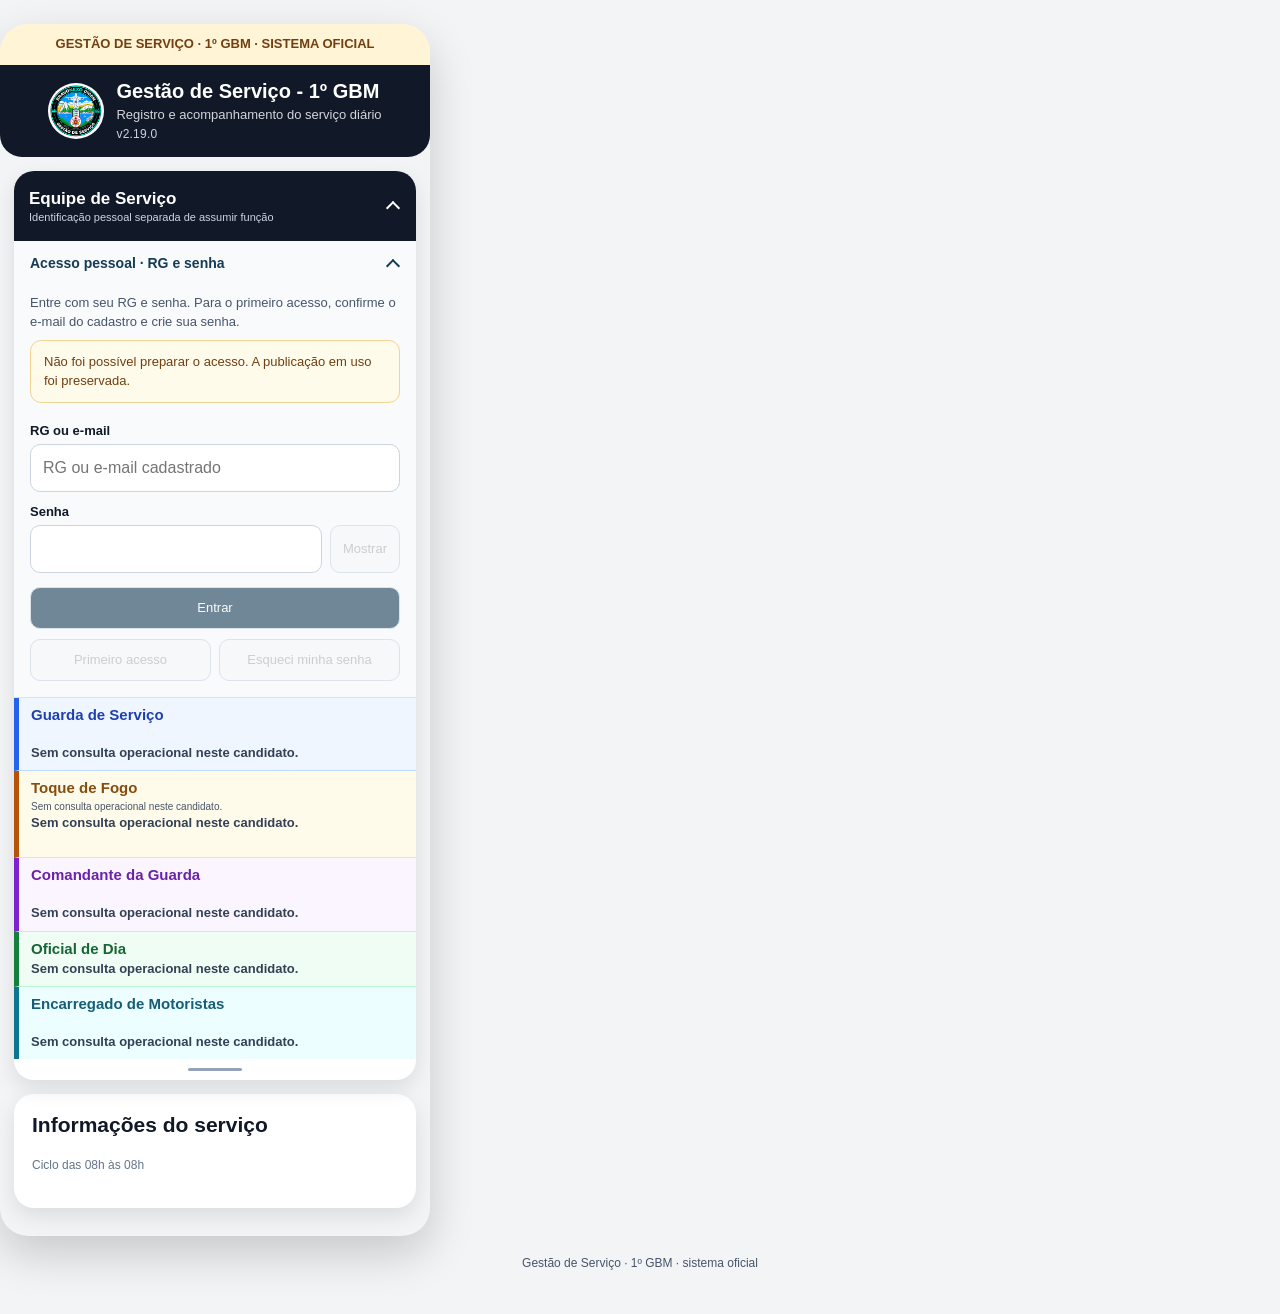
<file: index.html>
<!DOCTYPE html>
<html lang="pt-BR">
  <head>
    <meta charset="UTF-8">
    <meta name="viewport" content="width=device-width, initial-scale=1.0">
    <meta name="theme-color" content="#111827">
    <meta http-equiv="refresh" content="1; url=./01gbm/">
    <title>Gestão de Serviço — 1º GBM</title>
    <meta name="application-name" content="Gestão de Serviço">
    <meta name="apple-mobile-web-app-title" content="Gestão de Serviço">
    <link rel="manifest" href="./01gbm/manifest.webmanifest?v=27.1.29">
    <link rel="icon" type="image/png" sizes="48x48" href="./01gbm/icons/gestao-servico-48-v3.png">
    <link rel="icon" type="image/png" sizes="192x192" href="./01gbm/icons/gestao-servico-192-v3.png">
    <link rel="apple-touch-icon" sizes="180x180" href="./01gbm/icons/gestao-servico-180-v3.png">
    <style>
      * {
        box-sizing: border-box;
      }

      html,
      body {
        margin: 0;
        min-height: 100%;
      }

      body {
        min-height: 100vh;
        display: grid;
        place-items: center;
        padding: 24px;
        font-family: Arial, sans-serif;
        color: #111827;
        background:
          radial-gradient(circle at top, rgba(37, 99, 235, 0.14), transparent 38%),
          #f3f4f6;
      }

      main {
        width: min(100%, 420px);
        padding: 32px 28px;
        text-align: center;
        background: #ffffff;
        border: 1px solid #e5e7eb;
        border-radius: 22px;
        box-shadow: 0 16px 42px rgba(17, 24, 39, 0.12);
      }

      img {
        width: 76px;
        height: 76px;
        padding: 4px;
        object-fit: contain;
        background: #ffffff;
        border: 1px solid #e5e7eb;
        border-radius: 50%;
      }

      h1 {
        margin: 18px 0 8px;
        font-size: 1.5rem;
        line-height: 1.25;
      }

      p {
        margin: 0;
        color: #4b5563;
        font-size: 1rem;
        line-height: 1.55;
      }

      a {
        display: inline-flex;
        align-items: center;
        justify-content: center;
        min-height: 46px;
        margin-top: 22px;
        padding: 11px 20px;
        color: #ffffff;
        font-weight: 700;
        text-decoration: none;
        background: #2563eb;
        border-radius: 12px;
        box-shadow: 0 8px 18px rgba(37, 99, 235, 0.22);
      }

      a:hover {
        background: #1d4ed8;
      }

      a:focus-visible {
        outline: 3px solid rgba(37, 99, 235, 0.35);
        outline-offset: 4px;
      }
    </style>
  </head>
  <body>
    <main>
      <img src="./01gbm/brasao.png" alt="Brasão do 1º GBM">
      <h1>Gestão de Serviço do 1º GBM</h1>
      <p>Abrindo o aplicativo de Gestão de Serviço…</p>
      <a href="./01gbm/">Acessar agora</a>
    </main>
  </body>
</html>
</file>
<file: 01gbm/gestao-operational.css>
* {
    box-sizing: border-box;
  }

  html,
  body {
    margin: 0;
    padding: 0;
    width: 100vw;
    min-height: 100vh;
    font-family: Arial, sans-serif;
    background: #f3f4f6;
    color: #111827;
    -webkit-text-size-adjust: 100%;
  }

  body {
    overflow-x: hidden;
  }

  .app {
    width: 100vw;
    min-height: 100vh;
    background: #f3f4f6;
  }

  .topo {
    background: #111827;
    color: white;
    padding: 14px 18px;
    border-bottom-left-radius: 22px;
    border-bottom-right-radius: 22px;
  }

  .topo-identidade {
    display: flex;
    align-items: center;
    justify-content: center;
    gap: 12px;
  }

  .topo-brasao {
    flex: 0 0 auto;
  }

  .topo-brasao img {
    display: block;
    width: 56px;
    height: 56px;
    padding: 2px;
    border-radius: 50%;
    background: white;
    object-fit: contain;
  }

  .topo-textos {
    min-width: 0;
    text-align: left;
  }

  .topo h1 {
    margin: 0;
    font-size: 20px;
    line-height: 1.2;
  }

  .topo p {
    margin: 4px 0 0;
    color: #d1d5db;
    font-size: 13px;
  }

  .conteudo {
    padding: 14px;
    width: 100%;
  }

  .card {
    width: 100%;
    background: white;
    border-radius: 20px;
    padding: 18px;
    box-shadow: 0 8px 22px rgba(0,0,0,0.10);
  }

  .card + .card {
    margin-top: 14px;
  }

  .card-comandante {
    border-top: 4px solid #2563eb;
  }

  .card-toque-fogo {
    border-top: 4px solid #f59e0b;
  }

  .periodo-toque-fogo {
    display: block;
    margin-top: 4px;
    color: #64748b;
    font-size: 12px;
  }

  .programacao-toque-fogo {
    display: grid;
    gap: 7px;
    margin: 7px 0 10px;
  }

  .periodo-programado-toque {
    display: grid;
    grid-template-columns: minmax(0, 1fr) auto;
    gap: 8px;
    align-items: center;
    padding: 9px 10px;
    border: 1px solid #e2e8f0;
    border-radius: 11px;
    background: #fff;
  }

  .periodo-programado-toque.periodo-atual {
    border-color: #fbbf24;
    background: #fffbeb;
  }

  .periodo-programado-toque strong,
  .periodo-programado-toque small {
    display: block;
  }

  .periodo-programado-toque strong {
    color: #334155;
    font-size: 12px;
  }

  .periodo-programado-toque small {
    margin-top: 2px;
    color: #64748b;
    font-size: 11px;
    line-height: 1.3;
  }

  .selo-periodo-toque {
    display: inline-block;
    margin-left: 5px;
    padding: 2px 6px;
    border-radius: 999px;
    background: #fef3c7;
    color: #92400e;
    font-size: 9px;
    font-weight: 800;
    text-transform: uppercase;
    vertical-align: 1px;
  }

  .botao-periodo-toque {
    min-height: 32px;
    padding: 6px 9px;
    border: 0;
    border-radius: 9px;
    background: #fff7ed;
    color: #9a3412;
    font-size: 11px;
    font-weight: 800;
    cursor: pointer;
  }

  .botao-periodo-toque:disabled {
    background: #f1f5f9;
    color: #94a3b8;
    cursor: default;
  }

  .cabecalho-definicao-toque {
    margin-bottom: 12px;
  }

  .cabecalho-definicao-toque strong,
  .cabecalho-definicao-toque small {
    display: block;
  }

  .cabecalho-definicao-toque small {
    margin-top: 4px;
    color: #64748b;
    font-size: 12px;
    line-height: 1.35;
  }

  .status-cobertura-toque {
    margin-top: 12px;
    padding: 12px;
    border: 1px solid #fbbf24;
    border-radius: 12px;
    background: #fffbeb;
    color: #78350f;
    font-size: 13px;
    line-height: 1.45;
  }

  .botao-retomar-posto {
    width: 100%;
    margin-top: 10px;
    padding: 12px;
    border: none;
    border-radius: 12px;
    background: #15803d;
    color: white;
    font-weight: 700;
    cursor: pointer;
  }

  .botao-assumir-hora {
    width: 100%;
    margin-top: 10px;
    padding: 12px;
    border: none;
    border-radius: 12px;
    background: #b45309;
    color: white;
    font-weight: 700;
    cursor: pointer;
  }

  .botao-assumir-hora:disabled {
    opacity: 0.65;
    cursor: not-allowed;
  }

  .painel-comandante {
    margin-bottom: 14px;
    border-top: 4px solid #0f766e;
  }

  .card-pessoas-dentro-guarda {
    border-top: 4px solid #16a34a;
  }

  .card-pessoas-dentro-guarda::after,
  .card-guarnicoes-servico::after {
    content: '';
    display: block;
    width: 54px;
    height: 3px;
    margin: 12px auto -8px;
    border-radius: 999px;
    background: #86efac;
  }

  .card-guarnicoes-servico::after {
    background: #c4b5fd;
  }

  .card-pessoas-dentro-guarda.recolhido .cabecalho-pessoas-dentro-guarda {
    margin-bottom: 0;
  }

  /* A lista faz parte do Controle de Acesso, sem um segundo cartão dentro dele. */
  #cardMovimentacao > .card-pessoas-dentro-guarda {
    margin-top: 20px;
    padding-top: 18px;
    border-top: 1px solid #e2e8f0;
  }

  #cardMovimentacao > .card-pessoas-dentro-guarda::after {
    display: none;
  }

  #cardMovimentacao .titulo-pessoas-dentro {
    font-size: 17px;
  }

  .cabecalho-pessoas-dentro-guarda {
    display: flex;
    align-items: center;
    justify-content: space-between;
    gap: 12px;
    margin-bottom: 14px;
  }

  .botao-alternar-pessoas-dentro {
    display: flex;
    flex: 1 1 auto;
    align-items: center;
    justify-content: space-between;
    gap: 10px;
    min-width: 0;
    padding: 0;
    border: none;
    background: transparent;
    color: #1e293b;
    text-align: left;
    cursor: pointer;
  }

  .titulo-pessoas-dentro {
    display: block;
    font-size: 21px;
    font-weight: 700;
    line-height: 1.2;
  }

  .resumo-pessoas-dentro {
    display: block;
    margin-top: 4px;
    color: #64748b;
    font-size: 12px;
    line-height: 1.35;
  }

  .icone-alternar-pessoas-dentro {
    display: inline-grid;
    place-items: center;
    flex: 0 0 30px;
    width: 30px;
    height: 30px;
    border: 1px solid #cbd5e1;
    border-radius: 999px;
    background: #f8fafc;
    color: #475569;
    font-size: 18px;
    line-height: 1;
    transition: transform 0.2s ease, background 0.2s ease, border-color 0.2s ease, color 0.2s ease;
  }

  .botao-alternar-pessoas-dentro[aria-expanded="true"] .icone-alternar-pessoas-dentro {
    transform: rotate(180deg);
    background: #fff1f2;
    border-color: #fecdd3;
    color: #be123c;
  }

  #btnAtualizarPessoasDentroGuarda {
    flex: 0 0 auto;
    min-height: 36px;
    padding: 8px 11px;
    border: none;
    border-radius: 10px;
    background: #166534;
    color: white;
    font-size: 12px;
    font-weight: 700;
    cursor: pointer;
  }

  .descricao-pessoas-dentro-guarda {
    margin: 0 0 12px;
    color: #64748b;
    font-size: 12px;
    line-height: 1.35;
  }

  .item-pessoa-dentro-guarda {
    display: grid;
    grid-template-columns: minmax(0, 1fr) auto;
    align-items: center;
    gap: 10px;
  }

  .botao-saida-rapida {
    min-height: 38px;
    padding: 8px 12px;
    border: none;
    border-radius: 10px;
    background: #dc2626;
    color: white;
    font-size: 12px;
    font-weight: 700;
    cursor: pointer;
  }

  .botao-saida-rapida:disabled {
    opacity: 0.65;
    cursor: wait;
  }

  .cabecalho-painel-comandante {
    display: flex;
    align-items: flex-start;
    justify-content: space-between;
    gap: 12px;
    margin-bottom: 16px;
  }

  .cabecalho-painel-comandante h2 {
    margin: 0 0 4px;
  }

  .cabecalho-painel-comandante span {
    color: #64748b;
    font-size: 12px;
    line-height: 1.35;
  }

  .cabecalho-painel-comandante button {
    flex: 0 0 auto;
    min-height: 36px;
    padding: 8px 11px;
    border: none;
    border-radius: 10px;
    background: #0f766e;
    color: white;
    font-size: 12px;
    font-weight: 700;
    cursor: pointer;
  }

  .resumo-painel-comandante {
    display: grid;
    grid-template-columns: repeat(2, 1fr);
    gap: 8px;
    margin-bottom: 20px;
  }

  .acao-lancamento-retroativo {
    display: flex;
    align-items: center;
    justify-content: space-between;
    gap: 12px;
    margin: 20px 0 0;
    padding: 12px;
    border: 1px solid #fbbf24;
    border-radius: 12px;
    background: #fffbeb;
    color: #78350f;
  }

  .acao-lancamento-retroativo > div {
    min-width: 0;
  }

  .acao-lancamento-retroativo strong,
  .acao-lancamento-retroativo span {
    display: block;
  }

  .acao-lancamento-retroativo strong {
    margin-bottom: 3px;
    font-size: 12px;
    line-height: 1.4;
  }

  .acao-lancamento-retroativo span {
    color: #92400e;
    font-size: 12px;
    line-height: 1.4;
  }

  .acao-lancamento-retroativo button {
    flex: 0 0 auto;
    width: auto;
    min-height: 40px;
    padding: 9px 12px;
    border: 1px solid #d97706;
    border-radius: 10px;
    background: #b45309;
    color: #fff;
    font-size: 12px;
    font-weight: 800;
    cursor: pointer;
  }

  .acoes-cabecalho-painel-gestao {
    display: flex;
    flex: 0 0 auto;
    align-items: center;
    gap: 8px;
  }

  .cabecalho-painel-comandante .botao-sair-painel {
    border: 1px solid #fecaca;
    background: #fff1f2;
    color: #991b1b;
  }

  .acesso-painel-gestao {
    padding: 14px;
    border: 1px solid #99f6e4;
    border-radius: 14px;
    background: #f0fdfa;
  }

  .acesso-painel-gestao > p {
    margin: 0 0 13px;
    color: #475569;
    font-size: 13px;
    line-height: 1.45;
  }

  .identidade-acesso-painel {
    margin: -2px 0 14px;
    padding: 9px 11px;
    border: 1px solid #ccfbf1;
    border-radius: 10px;
    background: #f0fdfa;
    color: #115e59;
    font-size: 12px;
    line-height: 1.35;
  }

  .indicador-painel {
    min-width: 0;
    padding: 12px 8px;
    border-radius: 13px;
    background: #f0fdfa;
    border: 1px solid #99f6e4;
    text-align: center;
  }

  .indicador-painel strong,
  .indicador-painel span {
    display: block;
  }

  .indicador-painel.indicador-alerta {
    background: #fff7ed;
    border-color: #fdba74;
  }

  .indicador-painel.indicador-alerta strong {
    color: #c2410c;
  }

  .item-viatura-quartel.viatura-disponivel {
    border-left-color: #16a34a;
  }

  .item-viatura-quartel.viatura-em-sos {
    border-left-color: #f97316;
    background: #fff7ed;
  }

  .indicador-painel strong {
    color: #115e59;
    font-size: 23px;
    line-height: 1;
  }

  .indicador-painel span {
    margin-top: 6px;
    color: #475569;
    font-size: 11px;
    line-height: 1.2;
  }

  .secao-painel-comandante + .secao-painel-comandante {
    margin-top: 20px;
  }

  .botao-alternar-secao-painel {
    width: 100%;
    display: flex;
    align-items: center;
    justify-content: space-between;
    gap: 12px;
    padding: 0;
    border: 0;
    background: transparent;
    color: #1e293b;
    font-size: 17px;
    font-weight: 700;
    text-align: left;
    cursor: pointer;
  }

  .icone-alternar-secao-painel {
    width: 28px;
    height: 28px;
    flex: 0 0 28px;
    display: inline-flex;
    align-items: center;
    justify-content: center;
    border: 1px solid #cbd5e1;
    border-radius: 999px;
    background: #f8fafc;
    color: #475569;
    font-size: 18px;
    line-height: 1;
    transition: transform 0.2s ease, background 0.2s ease, border-color 0.2s ease;
  }

  .botao-alternar-secao-painel[aria-expanded="true"] .icone-alternar-secao-painel {
    transform: rotate(180deg);
    border-color: #99f6e4;
    background: #f0fdfa;
    color: #0f766e;
  }

  .conteudo-secao-painel {
    margin-top: 10px;
  }

  .conteudo-secao-painel[hidden] {
    display: none;
  }

  .lista-painel {
    display: grid;
    gap: 8px;
  }

  .item-painel {
    padding: 11px 12px;
    border: 1px solid #e2e8f0;
    border-left-width: 4px;
    border-radius: 11px;
    background: #f8fafc;
  }

  .item-dentro,
  .movimentacao-entrada {
    border-left-color: #16a34a;
  }

  .movimentacao-saida {
    border-left-color: #dc2626;
  }

  .cabecalho-item-painel {
    display: flex;
    align-items: flex-start;
    justify-content: space-between;
    flex-wrap: wrap;
    gap: 10px;
  }

  .cabecalho-item-painel strong {
    flex: 1 1 145px;
    color: #0f172a;
    font-size: 14px;
    line-height: 1.25;
  }

  .cabecalho-item-painel span {
    flex: 0 0 auto;
    color: #64748b;
    font-size: 11px;
    text-align: right;
  }

  .detalhes-item-painel {
    margin-top: 5px;
    color: #475569;
    font-size: 12px;
    line-height: 1.4;
  }

  .estado-vazio-painel {
    padding: 15px 12px;
    border: 1px dashed #cbd5e1;
    border-radius: 11px;
    color: #64748b;
    font-size: 13px;
    text-align: center;
  }

  .rodape-painel-comandante {
    margin-top: 14px;
    color: #94a3b8;
    font-size: 11px;
    text-align: right;
  }


  .card h2 {
    margin: 0 0 18px;
    font-size: 21px;
    line-height: 1.2;
  }

  #cardMovimentacao.modo-retroativo {
    border-color: #f59e0b;
    box-shadow: 0 12px 30px rgba(180, 83, 9, 0.14);
  }

  .bloco-lancamento-retroativo {
    margin: -3px 0 18px;
    padding: 14px;
    border: 1px solid #fbbf24;
    border-radius: 15px;
    background: #fffbeb;
    color: #78350f;
  }

  .cabecalho-lancamento-retroativo {
    margin-bottom: 15px;
  }

  .linha-cabecalho-lancamento-retroativo {
    display: flex;
    align-items: center;
    justify-content: space-between;
    gap: 10px;
  }

  .botao-fechar-retroativo {
    display: inline-flex;
    align-items: center;
    justify-content: center;
    gap: 5px;
    width: auto;
    min-height: 44px;
    padding: 8px 12px;
    border: 1px solid #f59e0b;
    border-radius: 999px;
    background: #fff;
    color: #92400e;
    font-size: 11px;
    font-weight: 900;
    cursor: pointer;
  }

  .botao-fechar-retroativo span {
    font-size: 16px;
    font-weight: 700;
    line-height: 0.8;
  }

  .botao-fechar-retroativo:hover,
  .botao-fechar-retroativo:focus-visible {
    background: #fef3c7;
  }

  .botao-fechar-retroativo:disabled,
  .botao-cancelar-retroativo:disabled {
    cursor: wait;
    opacity: 0.55;
  }

  .cabecalho-lancamento-retroativo strong {
    display: block;
    margin: 7px 0 4px;
    font-size: 15px;
  }

  .cabecalho-lancamento-retroativo p {
    margin: 0;
    color: #92400e;
    font-size: 12px;
    line-height: 1.45;
  }

  .selo-modo-retroativo,
  .selo-movimentacao-retroativa {
    display: inline-flex;
    align-items: center;
    width: fit-content;
    padding: 4px 8px;
    border: 1px solid #f59e0b;
    border-radius: 999px;
    background: #fef3c7;
    color: #92400e;
    font-size: 10px;
    font-weight: 900;
    letter-spacing: 0.045em;
    line-height: 1.1;
  }

  .cabecalho-item-painel .selo-movimentacao-retroativa {
    color: #92400e;
    font-size: 10px;
    text-align: center;
  }

  .grade-data-hora-retroativa {
    display: grid;
    grid-template-columns: minmax(0, 1.25fr) minmax(0, 0.75fr);
    gap: 10px;
  }

  .grade-data-hora-retroativa .campo {
    min-width: 0;
  }

  .bloco-lancamento-retroativo label {
    color: #78350f;
    font-size: 13px;
  }

  .bloco-lancamento-retroativo input,
  .bloco-lancamento-retroativo select {
    border-color: #fcd34d;
    background: #fff;
  }

  .botao-cancelar-retroativo {
    width: 100%;
    min-height: 44px;
    padding: 9px 12px;
    border: 1px solid #f59e0b;
    border-radius: 11px;
    background: transparent;
    color: #92400e;
    font-size: 12px;
    font-weight: 800;
    cursor: pointer;
  }

  #cardMovimentacao.modo-retroativo #btnRegistrarMovimentacao {
    background: #b45309;
  }

  .item-painel.movimentacao-retroativa,
  .item-historico.movimentacao-retroativa {
    border-left-color: #f59e0b;
    background: #fffbeb;
  }

  .campo {
    margin-bottom: 16px;
  }

  label {
    display: block;
    font-weight: 700;
    margin-bottom: 7px;
    font-size: 15px;
  }

  input,
  select,
  textarea {
    width: 100%;
    min-height: 48px;
    padding: 13px 14px;
    border: 1px solid #d1d5db;
    border-radius: 13px;
    font-size: 16px;
    background: white;
    color: #111827;
    outline: none;
  }

  input:focus,
  select:focus,
  textarea:focus {
    border-color: #111827;
    box-shadow: 0 0 0 2px rgba(17,24,39,0.12);
  }

  textarea {
    min-height: 90px;
    resize: vertical;
  }

  .botoes-segmentados {
    display: grid;
    grid-template-columns: 1fr 1fr;
    gap: 8px;
  }

  .botoes-segmentados button {
    min-height: 48px;
    padding: 13px 10px;
    border: 1px solid #d1d5db;
    border-radius: 13px;
    background: white;
    color: #111827;
    font-size: 16px;
    font-weight: 700;
    cursor: pointer;
  }

  .botoes-segmentados button.ativo {
    background: #111827;
    color: white;
    border-color: #111827;
  }

  .categorias-pessoa {
    grid-template-columns: repeat(3, minmax(0, 1fr));
  }

  .categorias-pessoa button {
    min-width: 0;
    padding-inline: 6px;
    font-size: clamp(12px, 3.5vw, 15px);
    white-space: nowrap;
  }

  .linha-busca {
    display: grid;
    grid-template-columns: 1fr 92px;
    gap: 8px;
  }

  .linha-busca button {
    min-height: 48px;
    border: none;
    border-radius: 13px;
    background: #374151;
    color: white;
    font-size: 15px;
    font-weight: 700;
    cursor: pointer;
  }

  .resultado {
    margin-top: 8px;
    padding: 13px;
    border-radius: 13px;
    background: #ecfdf5;
    color: #065f46;
    font-weight: 700;
    font-size: 15px;
    line-height: 1.3;
  }

  .resultado.erro {
    background: #fef2f2;
    color: #991b1b;
  }

  .item-pessoa {
    width: 100%;
    display: block;
    text-align: left;
    padding: 12px;
    margin-bottom: 8px;
    border: 1px solid #bbf7d0;
    border-radius: 10px;
    background: white;
    color: #065f46;
    font-size: 15px;
    font-weight: 700;
    cursor: pointer;
  }

  .item-pessoa:last-child {
    margin-bottom: 0;
  }

  .pessoa-selecionada {
    padding: 12px;
    border-radius: 10px;
    background: #dcfce7;
    color: #065f46;
    font-weight: 700;
  }

  #botoesModoRegistro {
    grid-template-columns: repeat(3, 1fr);
  }

  .bloco-viatura {
    margin-bottom: 16px;
    padding: 14px;
    border: 1px solid #bfdbfe;
    border-radius: 15px;
    background: #eff6ff;
  }

  .bloco-sos {
    margin-bottom: 16px;
    padding: 14px;
    border: 1px solid #fdba74;
    border-radius: 15px;
    background: #fff7ed;
  }

  .lista-selecao-sos {
    display: grid;
    grid-template-columns: repeat(2, minmax(0, 1fr));
    gap: 8px;
    margin-top: 12px;
  }

  .opcao-viatura-sos {
    display: flex;
    align-items: center;
    gap: 9px;
    padding: 11px;
    border: 1px solid #fed7aa;
    border-radius: 11px;
    background: white;
    cursor: pointer;
  }

  .opcao-viatura-sos input {
    width: 20px;
    min-height: 20px;
    margin: 0;
  }

  .opcao-viatura-sos strong,
  .opcao-viatura-sos small {
    display: block;
  }

  .opcao-viatura-sos strong {
    color: #9a3412;
    font-size: 14px;
  }

  .opcao-viatura-sos small {
    margin-top: 2px;
    color: #64748b;
    font-size: 11px;
  }

  .configuracoes-sos {
    display: grid;
    gap: 10px;
    margin: 12px 0;
  }

  .configuracao-viatura-sos {
    overflow: hidden;
    border: 1px solid #c4b5fd;
    border-radius: 12px;
    background: #faf5ff;
    box-shadow: 0 3px 10px rgba(109, 40, 217, 0.08);
  }

  .configuracao-viatura-sos > .botao-resumo-guarnicao-sos {
    display: flex;
    align-items: center;
    justify-content: space-between;
    gap: 12px;
    width: 100%;
    min-height: 0;
    padding: 11px 12px;
    border: none;
    border-left: 4px solid #7c3aed;
    border-radius: 0;
    background: #f5f3ff;
    color: #4c1d95;
    font: inherit;
    line-height: 1.4;
    text-align: left;
    cursor: pointer;
    box-shadow: none;
    transition: background-color 0.2s ease, color 0.2s ease;
  }

  .botao-resumo-guarnicao-sos:hover,
  .botao-resumo-guarnicao-sos[aria-expanded="true"] {
    background: #ede9fe;
    color: #5b21b6;
  }

  .botao-resumo-guarnicao-sos:focus-visible {
    outline: 3px solid rgba(124, 58, 237, 0.24);
    outline-offset: -3px;
  }

  .texto-resumo-guarnicao-sos {
    min-width: 0;
  }

  .texto-resumo-guarnicao-sos strong,
  .texto-resumo-guarnicao-sos > span {
    display: block;
  }

  .texto-resumo-guarnicao-sos strong {
    margin-bottom: 2px;
    font-size: 13px;
  }

  .texto-resumo-guarnicao-sos > span {
    font-size: 12px;
  }

  .texto-resumo-guarnicao-sos .dado-pendente-guarnicao-sos {
    color: #b45309;
    font-weight: 800;
  }

  .acao-resumo-guarnicao-sos {
    display: flex;
    flex: 0 0 auto;
    align-items: center;
    gap: 8px;
    color: #6d28d9;
  }

  .acao-resumo-guarnicao-sos small {
    font-size: 11px;
    font-weight: 700;
    white-space: nowrap;
  }

  .icone-resumo-guarnicao-sos {
    display: inline-grid;
    place-items: center;
    flex: 0 0 28px;
    width: 28px;
    height: 28px;
    border: 1px solid #c4b5fd;
    border-radius: 999px;
    background: #fff;
  }

  .icone-resumo-guarnicao-sos::before {
    content: '';
    display: block;
    width: 7px;
    height: 7px;
    border-right: 2px solid currentColor;
    border-bottom: 2px solid currentColor;
    transform: translateY(-2px) rotate(45deg);
    transform-origin: center;
    transition: transform 0.2s ease;
  }

  .botao-resumo-guarnicao-sos[aria-expanded="true"] .icone-resumo-guarnicao-sos::before {
    transform: translateY(2px) rotate(225deg);
  }

  .editor-configuracao-viatura-sos {
    padding: 12px;
    border-top: 1px solid #ddd6fe;
    background: #faf5ff;
  }

  .editor-configuracao-viatura-sos > label {
    display: block;
    margin: 10px 0 7px;
    font-size: 12px;
  }

  .editor-configuracao-viatura-sos > label:first-child {
    margin-top: 0;
  }

  .aviso-condutor-retorno-sos {
    display: block;
    margin-top: 5px;
    color: #6d28d9;
    font-size: 11px;
    line-height: 1.35;
  }

  @media (max-width: 420px) {
    .acao-resumo-guarnicao-sos small {
      display: none;
    }
  }

  .linha-adicionar-guarnicao {
    display: grid;
    grid-template-columns: 1fr auto;
    gap: 8px;
  }

  .seletor-militar-guarnicao {
    min-width: 0;
  }

  .select-dados-guarnicao {
    display: none;
  }

  .botao-seletor-militar {
    width: 100%;
    min-height: 48px;
    padding: 11px 13px;
    border: 1px solid #d1d5db;
    border-radius: 13px;
    background: #fff;
    color: #111827;
    display: flex;
    align-items: center;
    justify-content: space-between;
    gap: 10px;
    font-size: 15px;
    line-height: 1.25;
    text-align: left;
    cursor: pointer;
  }

  .botao-seletor-militar:focus-visible {
    border-color: #111827;
    outline: none;
    box-shadow: 0 0 0 2px rgba(17,24,39,0.12);
  }

  .botao-seletor-militar > span:first-child {
    min-width: 0;
    overflow: hidden;
    text-overflow: ellipsis;
    white-space: nowrap;
  }

  .seta-seletor-militar {
    flex: 0 0 auto;
    color: #6b7280;
    font-size: 18px;
  }

  .linha-adicionar-guarnicao > button {
    min-height: 48px;
    padding: 0 12px;
    border: none;
    border-radius: 11px;
    background: #c2410c;
    color: white;
    font-weight: 700;
  }

  .chips-guarnicao {
    display: flex;
    flex-wrap: wrap;
    gap: 6px;
    margin-top: 8px;
  }

  .chips-guarnicao button {
    padding: 6px 9px;
    border: 1px solid #fdba74;
    border-radius: 999px;
    background: #ffedd5;
    color: #9a3412;
    font-size: 11px;
    font-weight: 700;
  }

  .opcao-militar-externo {
    margin-top: 10px;
  }

  .opcao-militar-externo button,
  .botao-voltar-busca {
    width: 100%;
    min-height: 42px;
    padding: 10px 12px;
    border: 1px dashed #2563eb;
    border-radius: 11px;
    background: #eff6ff;
    color: #1d4ed8;
    font-size: 14px;
    font-weight: 700;
    cursor: pointer;
  }

  .dados-militar-externo {
    margin-top: 10px;
    padding: 13px;
    border: 1px solid #fcd34d;
    border-radius: 13px;
    background: #fffbeb;
  }

  .dados-militar-externo > strong {
    display: block;
    margin-bottom: 12px;
    color: #92400e;
    font-size: 14px;
  }

  .dados-militar-externo .botao-voltar-busca {
    margin-top: 12px;
    border-color: #d97706;
    background: white;
    color: #92400e;
  }

  .botao-adicionar-externo {
    width: 100%;
    min-height: 44px;
    padding: 11px 12px;
    border: none;
    border-radius: 11px;
    background: #d97706;
    color: white;
    font-size: 14px;
    font-weight: 700;
    cursor: pointer;
  }

  .titulo-bloco-viatura {
    display: flex;
    align-items: flex-start;
    justify-content: space-between;
    gap: 12px;
    margin-bottom: 14px;
  }

  .botao-atualizar-painel-operacional {
    flex: 0 0 auto;
    min-height: 36px;
    padding: 8px 11px;
    border: none;
    border-radius: 10px;
    background: #1d4ed8;
    color: white;
    font-size: 12px;
    font-weight: 700;
    cursor: pointer;
  }

  .card-guarnicoes-servico {
    margin-bottom: 14px;
    border-top: 4px solid #7c3aed;
  }

  .cabecalho-guarnicoes-servico {
    display: flex;
    align-items: center;
    justify-content: space-between;
    gap: 10px;
    margin-bottom: 8px;
  }

  .cabecalho-guarnicoes-servico > .botao-alternar-guarnicoes-servico {
    display: flex;
    flex: 1 1 auto;
    align-items: center;
    justify-content: space-between;
    gap: 10px;
    min-width: 0;
    min-height: 0 !important;
    padding: 0 !important;
    border: none !important;
    background: transparent !important;
    color: #1e293b !important;
    text-align: left;
    cursor: pointer;
  }

  .titulo-guarnicoes-servico {
    display: block;
    color: #1e293b !important;
    font-size: 21px !important;
    font-weight: 700;
    line-height: 1.2 !important;
  }

  .cabecalho-guarnicoes-servico span,
  .descricao-guarnicoes-servico {
    color: #64748b;
    font-size: 12px;
    line-height: 1.4;
  }

  .icone-alternar-guarnicoes-servico {
    display: inline-grid;
    place-items: center;
    flex: 0 0 30px;
    width: 30px;
    height: 30px;
    border: 1px solid #cbd5e1;
    border-radius: 999px;
    background: #f8fafc;
    color: #475569 !important;
    font-size: 18px !important;
    line-height: 1 !important;
    transition: transform 0.2s ease, background 0.2s ease, border-color 0.2s ease, color 0.2s ease;
  }

  .botao-alternar-guarnicoes-servico[aria-expanded="true"] .icone-alternar-guarnicoes-servico {
    transform: rotate(180deg);
    background: #fff1f2;
    border-color: #fecdd3;
    color: #be123c !important;
  }

  .card-guarnicoes-servico.recolhido .cabecalho-guarnicoes-servico {
    margin-bottom: 0;
  }

  .cabecalho-guarnicoes-servico button {
    flex: 0 0 auto;
    min-height: 36px;
    padding: 8px 11px;
    border: none;
    border-radius: 10px;
    background: #7c3aed;
    color: white;
    font-size: 12px;
    font-weight: 700;
  }

  .cabecalho-guarnicoes-servico .botao-alternar-guarnicoes-servico {
    flex: 1 1 auto;
  }

  .botao-alternar-guarnicoes-servico > span:first-child {
    min-width: 0;
  }

  .descricao-guarnicoes-servico {
    margin: 0 0 12px;
  }

  .lista-guarnicoes-servico {
    display: grid;
    gap: 7px;
    margin-bottom: 14px;
  }

  .resumo-guarnicao-servico {
    padding: 10px 11px;
    border: 1px solid #ddd6fe;
    border-left: 4px solid #7c3aed;
    border-radius: 10px;
    background: #f5f3ff;
    color: #4c1d95;
    font-size: 12px;
    line-height: 1.4;
  }

  .resumo-guarnicao-servico strong {
    display: block;
    margin-bottom: 2px;
    font-size: 13px;
  }

  .bloco-editor-guarnicao-servico {
    overflow: hidden;
    border: 1px solid #c4b5fd;
    border-radius: 13px;
    background: #faf5ff;
    box-shadow: 0 3px 10px rgba(109, 40, 217, 0.08);
  }

  .botao-alternar-editor-guarnicao {
    display: flex;
    align-items: center;
    justify-content: space-between;
    gap: 12px;
    width: 100%;
    min-height: 58px;
    padding: 11px 12px;
    border: none;
    border-radius: 0;
    background: #f5f3ff;
    color: #4c1d95;
    text-align: left;
    cursor: pointer;
    transition: background-color 0.2s ease, color 0.2s ease;
  }

  .botao-alternar-editor-guarnicao:hover,
  .botao-alternar-editor-guarnicao[aria-expanded="true"] {
    background: #ede9fe;
    color: #5b21b6;
  }

  .botao-alternar-editor-guarnicao:focus-visible {
    outline: 3px solid rgba(124, 58, 237, 0.22);
    outline-offset: -3px;
  }

  .texto-alternar-editor-guarnicao {
    min-width: 0;
  }

  .texto-alternar-editor-guarnicao strong,
  .texto-alternar-editor-guarnicao small {
    display: block;
  }

  .texto-alternar-editor-guarnicao strong {
    font-size: 14px;
    line-height: 1.25;
  }

  .texto-alternar-editor-guarnicao small {
    margin-top: 3px;
    color: #6d28d9;
    font-size: 11px;
    font-weight: 600;
    line-height: 1.35;
  }

  .icone-alternar-editor-guarnicao {
    display: inline-grid;
    place-items: center;
    flex: 0 0 30px;
    width: 30px;
    height: 30px;
    border: 1px solid #c4b5fd;
    border-radius: 999px;
    background: #ffffff;
    color: #6d28d9;
    box-shadow: 0 1px 2px rgba(76, 29, 149, 0.1);
  }

  .icone-alternar-editor-guarnicao::before {
    content: '';
    display: block;
    width: 7px;
    height: 7px;
    border-right: 2px solid currentColor;
    border-bottom: 2px solid currentColor;
    transform: translateY(-2px) rotate(45deg);
    transform-origin: center;
    transition: transform 0.2s ease;
  }

  .botao-alternar-editor-guarnicao[aria-expanded="true"] .icone-alternar-editor-guarnicao::before {
    transform: translateY(2px) rotate(225deg);
  }

  .conteudo-editor-guarnicao-servico {
    padding: 12px;
    border-top: 1px solid #ddd6fe;
    background: #faf5ff;
  }

  .editor-guarnicao-servico {
    padding: 13px;
    border: 1px solid #ddd6fe;
    border-radius: 13px;
    background: #faf5ff;
  }

  .conteudo-editor-guarnicao-servico .editor-guarnicao-servico {
    padding: 0;
    border: none;
    border-radius: 0;
    background: transparent;
  }

  .editor-guarnicao-servico > label {
    display: block;
    margin-bottom: 7px;
    font-size: 12px;
  }

  .campo-motivo-guarnicao {
    margin-top: 12px;
  }

  .opcao-atualizar-guarnicao {
    display: flex;
    align-items: flex-start;
    gap: 8px;
    margin-top: 12px;
    padding: 10px;
    border: 1px solid #ddd6fe;
    border-radius: 10px;
    background: #faf5ff;
    color: #4c1d95;
    font-size: 12px;
    line-height: 1.35;
  }

  .opcao-atualizar-guarnicao input {
    flex: 0 0 auto;
    width: 19px;
    min-height: 19px;
    margin: 0;
  }

  .titulo-bloco-viatura > div {
    flex: 1 1 auto;
    min-width: 0;
  }

  .titulo-bloco-viatura strong,
  .titulo-bloco-viatura span {
    display: block;
  }

  .titulo-bloco-viatura strong {
    color: #1e3a8a;
    font-size: 16px;
  }

  .titulo-bloco-viatura div > span {
    margin-top: 3px;
    color: #475569;
    font-size: 13px;
    line-height: 1.35;
  }

  .contador-ocupantes {
    flex: 0 0 auto;
    min-width: 96px;
    padding: 6px 10px;
    border: 1px solid #bfdbfe;
    border-radius: 999px;
    background: #eff6ff;
    color: #1d4ed8;
    font-size: 12px;
    font-weight: 800;
    line-height: 1.2;
    text-align: center;
    white-space: nowrap;
    box-shadow: 0 2px 6px rgba(29, 78, 216, 0.12);
  }

  .subtitulo-inclusao-viatura {
    margin: 16px 0 8px;
    font-size: 0.84rem;
    font-weight: 800;
    color: #24344d;
  }

  .dica-varios-ocupantes {
    margin-top: 12px;
    padding: 10px 12px;
    border-radius: 10px;
    background: #eef5ff;
    color: #365273;
    font-size: 0.78rem;
    line-height: 1.4;
  }

  .campo-sem-margem {
    margin-bottom: 0;
  }

  .lista-ocupantes {
    display: grid;
    gap: 8px;
    margin-top: 12px;
  }

  .ocupante-viatura {
    display: flex;
    align-items: center;
    justify-content: space-between;
    gap: 10px;
    padding: 11px 12px;
    border: 1px solid #bfdbfe;
    border-radius: 11px;
    background: white;
  }

  .ocupante-viatura strong,
  .ocupante-viatura span {
    display: block;
  }

  .ocupante-viatura small {
    display: inline-block;
    width: fit-content;
    margin-top: 4px;
    padding: 2px 7px;
    border-radius: 999px;
    background: #e7eef8;
    color: #3c5575;
    font-size: 0.68rem;
    font-weight: 800;
  }

  .ocupante-viatura strong {
    color: #1e3a8a;
    font-size: 14px;
  }

  .ocupante-viatura span {
    margin-top: 2px;
    color: #64748b;
    font-size: 12px;
  }

  .ocupante-viatura button {
    flex: 0 0 auto;
    min-height: 36px;
    padding: 8px 10px;
    border: 1px solid #fecaca;
    border-radius: 9px;
    background: #fef2f2;
    color: #991b1b;
    font-size: 12px;
    font-weight: 700;
    cursor: pointer;
  }

  .mensagem-sistema {
    margin-top: 12px;
    padding: 13px;
    border-radius: 13px;
    font-weight: 700;
    font-size: 15px;
    line-height: 1.3;
    text-align: center;
  }

  .mensagem-sistema.sucesso {
    background: #dcfce7;
    color: #166534;
    border: 1px solid #86efac;
  }

  .mensagem-sistema.erro {
    background: #fee2e2;
    color: #991b1b;
    border: 1px solid #fca5a5;
  }

  .card-guarda {
    margin-bottom: 14px;
  }

  .status-guarda {
    padding: 13px;
    border-radius: 13px;
    background: #eff6ff;
    color: #1e3a8a;
    border: 1px solid #bfdbfe;
    font-weight: 700;
    font-size: 15px;
    line-height: 1.35;
    margin-bottom: 14px;
  }

  .status-guarda.sem-guarda {
    background: #fff7ed;
    color: #9a3412;
    border-color: #fed7aa;
  }

  .status-guarda.com-guarda {
    background: #ecfdf5;
    color: #065f46;
    border-color: #86efac;
  }

  .botao-principal {
    width: 100%;
    min-height: 54px;
    padding: 15px;
    border: none;
    border-radius: 15px;
    background: #111827;
    color: white;
    font-size: 17px;
    font-weight: 700;
    cursor: pointer;
    margin-top: 8px;
  }

  .botao-secundario {
    width: 100%;
    min-height: 52px;
    padding: 14px;
    border: none;
    border-radius: 14px;
    background: #2563eb;
    color: white;
    font-size: 16px;
    font-weight: 700;
    cursor: pointer;
    margin-top: 8px;
  }

  .botao-finalizar-relatorio {
    width: 100%;
    min-height: 52px;
    margin-top: 10px;
    padding: 13px 14px;
    border: none;
    border-radius: 13px;
    background: #15803d;
    color: white;
    font-size: 15px;
    font-weight: 700;
    cursor: pointer;
  }

  #btnEncerrarGuarda.botao-alerta {
    width: 100%;
    min-height: 38px;
    padding: 8px;
    border: none !important;
    border-radius: 10px;
    background: transparent !important;
    color: #991b1b !important;
    font-size: 13px;
    font-weight: 700;
    cursor: pointer;
    margin-top: 8px;
    text-decoration: underline;
    box-shadow: none !important;
  }

  button:disabled {
    opacity: 0.65;
    cursor: not-allowed;
  }

  .botao-principal:active,
  .botao-secundario:active,
  .botao-alerta:active,
  .linha-busca button:active,
  .botoes-segmentados button:active {
    transform: scale(0.98);
  }

  .oculto {
    display: none !important;
  }

  @media (min-width: 700px) {
    body {
      padding: 24px 0;
    }

    .app {
      border-radius: 28px;
      overflow: hidden;
      min-height: auto;
      box-shadow: 0 18px 45px rgba(0,0,0,0.18);
      max-width: 430px;
    }
  }

  .cabecalho-card-guarda {
  display: flex;
  align-items: center;
  justify-content: space-between;
  gap: 12px;
  margin-bottom: 14px;
}

.cabecalho-card-guarda h2 {
  margin: 0;
}

.botao-sair {
  min-height: 34px;
  padding: 6px 10px;
  border: none;
  border-radius: 999px;
  background: #f3f4f6;
  color: #991b1b;
  font-size: 13px;
  font-weight: 700;
  cursor: pointer;
}

.botao-sair:active {
  transform: scale(0.97);
}

.modal-fundo {
  position: fixed;
  inset: 0;
  background: rgba(17, 24, 39, 0.55);
  display: flex;
  align-items: center;
  justify-content: center;
  padding: 18px;
  z-index: 99999;
}

.modal-seletor-fundo {
  z-index: 100001;
}

.modal-card {
  width: 100%;
  max-width: 390px;
  background: white;
  border-radius: 20px;
  padding: 20px;
  box-shadow: 0 18px 45px rgba(0,0,0,0.28);
}

.modal-card h3 {
  margin: 0 0 10px;
  font-size: 20px;
  color: #111827;
}

.modal-card p {
  margin: 0;
  color: #374151;
  font-size: 15px;
  line-height: 1.45;
}

.campo-destino-modal-confirmacao {
  margin-top: 16px;
}

.campo-destino-modal-confirmacao label {
  display: block;
  margin-bottom: 7px;
  color: #111827;
  font-size: 14px;
  font-weight: 700;
}

.campo-destino-modal-confirmacao select {
  width: 100%;
  min-height: 48px;
  padding: 12px 14px;
  border: 1px solid #d1d5db;
  border-radius: 13px;
  background: #fff;
  color: #111827;
  font-size: 16px;
}

.campo-destino-modal-confirmacao select:focus {
  border-color: #111827;
  box-shadow: 0 0 0 2px rgba(17, 24, 39, 0.12);
  outline: none;
}

.modal-botoes {
  display: grid;
  grid-template-columns: 1fr 1fr;
  gap: 10px;
  margin-top: 18px;
}

.modal-cancelar,
.modal-confirmar {
  min-height: 46px;
  border: none;
  border-radius: 13px;
  font-size: 15px;
  font-weight: 700;
  cursor: pointer;
}

.modal-cancelar {
  background: #f3f4f6;
  color: #374151;
}

.modal-confirmar {
  background: #111827;
  color: white;
}

.modal-confirmar.perigo {
  background: #991b1b;
}

.modal-confirmar.retroativo {
  background: #b45309;
}

@media (max-width: 360px) {
  .grade-data-hora-retroativa {
    grid-template-columns: 1fr;
  }
}

.modal-selecao-militar {
  max-width: 430px;
  max-height: min(82vh, 680px);
  padding: 0;
  overflow: hidden;
  display: flex;
  flex-direction: column;
}

.cabecalho-seletor-militar {
  padding: 18px 18px 14px;
  border-bottom: 1px solid #e5e7eb;
  display: flex;
  align-items: flex-start;
  justify-content: space-between;
  gap: 12px;
}

.cabecalho-seletor-militar h3 {
  margin: 0 0 3px;
}

.cabecalho-seletor-militar span {
  color: #64748b;
  font-size: 12px;
}

.fechar-seletor-militar {
  width: 38px;
  height: 38px;
  flex: 0 0 38px;
  border: 0;
  border-radius: 50%;
  background: #f3f4f6;
  color: #374151;
  font-size: 25px;
  line-height: 1;
  cursor: pointer;
}

.busca-seletor-militar {
  padding: 14px 18px 12px;
  background: #fff;
}

.busca-seletor-militar label {
  margin-bottom: 6px;
  font-size: 13px;
}

.busca-seletor-militar input {
  min-height: 46px;
  background-color: #f8fafc;
}

.busca-seletor-militar > span {
  display: block;
  margin-top: 7px;
  color: #64748b;
  font-size: 12px;
}

.lista-seletor-militar {
  min-height: 0;
  flex: 1 1 auto;
  overflow-y: auto;
  overscroll-behavior: contain;
  padding: 0 12px 14px;
}

.limpar-selecao-militar {
  width: 100%;
  min-height: 42px;
  margin-bottom: 4px;
  padding: 9px 12px;
  border: 1px dashed #cbd5e1;
  border-radius: 10px;
  background: #f8fafc;
  color: #475569;
  font-size: 12px;
  font-weight: 700;
  text-align: left;
  cursor: pointer;
}

.opcao-seletor-militar {
  width: 100%;
  min-height: 58px;
  padding: 10px 12px;
  border: 0;
  border-top: 1px solid #e5e7eb;
  background: #fff;
  color: #111827;
  display: flex;
  flex-direction: column;
  align-items: flex-start;
  justify-content: center;
  text-align: left;
  cursor: pointer;
}

.opcao-seletor-militar:first-child {
  border-top: 0;
}

.opcao-seletor-militar strong {
  font-size: 14px;
  line-height: 1.3;
}

.opcao-seletor-militar span {
  margin-top: 3px;
  color: #64748b;
  font-size: 12px;
}

.opcao-seletor-militar:active,
.opcao-seletor-militar.selecionada {
  border-radius: 10px;
  background: #f5f3ff;
  color: #5b21b6;
}

.opcao-seletor-militar.selecionada span {
  color: #7c3aed;
}

.vazio-seletor-militar {
  min-height: 150px;
  padding: 26px 18px;
  border: 1px dashed #cbd5e1;
  border-radius: 13px;
  background: #f8fafc;
  display: flex;
  flex-direction: column;
  align-items: center;
  justify-content: center;
  color: #334155;
  text-align: center;
}

.vazio-seletor-militar span {
  max-width: 290px;
  margin-top: 6px;
  color: #64748b;
  font-size: 12px;
  line-height: 1.4;
}

@media (max-width: 560px) {
  .modal-seletor-fundo {
    align-items: flex-end;
    padding: 0;
  }

  .modal-selecao-militar {
    max-width: none;
    max-height: 88vh;
    max-height: 88dvh;
    border-radius: 22px 22px 0 0;
    padding-bottom: env(safe-area-inset-bottom);
  }
}

.acoes-guarda {
  display: flex;
  gap: 8px;
  align-items: center;
}

.botao-trocar,
.botao-sair {
  min-height: 34px;
  padding: 6px 10px;
  border: none;
  border-radius: 999px;
  background: #f3f4f6;
  font-size: 13px;
  font-weight: 700;
  cursor: pointer;
}

.botao-trocar {
  color: #1e40af;
}

.botao-sair {
  color: #991b1b;
}

.aviso-bloqueio {
  background: #fff7ed;
  color: #9a3412;
  border: 1px solid #fed7aa;
  border-radius: 16px;
  padding: 14px;
  font-size: 15px;
  font-weight: 700;
  line-height: 1.35;
  margin-bottom: 14px;
}
.card-equipe-servico { padding: 0; overflow: hidden; }
.card-equipe-servico::after {
  content: '';
  display: block;
  width: 54px;
  height: 3px;
  margin: 9px auto;
  border-radius: 999px;
  background: #94a3b8;
}

.area-codigo-consulta {
  margin-top: 12px;
  padding-top: 12px;
  border-top: 1px solid #e2e8f0;
}

@media (max-width: 520px) {
  .cabecalho-painel-comandante {
    align-items: stretch;
    flex-direction: column;
  }

  .acoes-cabecalho-painel-gestao {
    align-items: stretch;
    width: 100%;
  }

  .acoes-cabecalho-painel-gestao button {
    flex: 1 1 auto;
  }

  .acesso-painel-gestao .linha-busca {
    align-items: stretch;
  }
}

@media (max-width: 360px) {
  .periodo-programado-toque {
    grid-template-columns: 1fr;
  }

  .botao-periodo-toque {
    width: 100%;
  }
}
.cabecalho-equipe-servico {
  width: 100%; border: 0; background: #111827; color: #fff; padding: 13px 15px;
  display: flex; align-items: center; justify-content: space-between; text-align: left; cursor: pointer;
}
.cabecalho-equipe-servico strong, .cabecalho-equipe-servico small { display: block; }
.cabecalho-equipe-servico strong { font-size: 17px; }
.cabecalho-equipe-servico small { margin-top: 2px; color: #cbd5e1; font-size: 11px; font-weight: 500; }
.icone-equipe-servico {
  display: inline-grid; place-items: center; flex: 0 0 30px; width: 30px; height: 30px;
  border: 1px solid rgba(255,255,255,.28); border-radius: 999px; background: rgba(255,255,255,.1);
  color: #fff; font-size: 18px; line-height: 1; transition: transform .2s ease, background .2s ease;
}
.cabecalho-equipe-servico[aria-expanded="true"] .icone-equipe-servico { transform: rotate(180deg); background: rgba(255,255,255,.18); }
.conteudo-equipe-servico { display: grid; }
.equipe-recolhida .conteudo-equipe-servico { display: none; }
.perfil-servico {
  margin: 0 !important; padding: 11px 13px !important; border: 0 !important;
  border-bottom: 1px solid #e5e7eb !important; border-radius: 0 !important; box-shadow: none !important;
}
.perfil-servico:last-child { border-bottom: 0 !important; }
.perfil-servico .cabecalho-card-guarda { min-height: 28px; gap: 8px; }
.perfil-servico .cabecalho-card-guarda h2 { font-size: 15px; margin: 0; }
.perfil-servico .status-guarda {
  min-height: 0; margin: 4px 0 0; padding: 0; border: 0; background: transparent;
  font-size: 12px; line-height: 1.3;
}
.perfil-servico .periodo-toque-fogo { font-size: 10px; }
.perfil-servico:not(.perfil-expandido) > [id^="areaAssumir"],
.perfil-servico:not(.perfil-expandido) > [id^="areaCodigo"],
.perfil-servico:not(.perfil-expandido) > .resultado { display: none !important; }
.perfil-servico.perfil-expandido { padding-bottom: 15px !important; background: #f8fafc; }
.perfil-servico.perfil-expandido > [id^="areaAssumir"]:not(.oculto),
.perfil-servico.perfil-expandido > [id^="areaCodigo"]:not(.oculto) { margin-top: 12px; }
.perfil-servico .acoes-guarda { margin-left: auto; gap: 4px; }
.perfil-servico .acoes-guarda button { padding: 6px 8px; font-size: 11px; }
.acesso-diario-guarda {
  margin-top: 9px; padding: 9px 11px; border: 1px solid #bfdbfe;
  border-radius: 9px; background: #eff6ff; color: #1e3a5f;
  display: flex; align-items: center; gap: 10px; flex-wrap: wrap;
}
.acesso-diario-guarda p { flex: 1 1 200px; margin: 0; font-size: 12px; line-height: 1.45; }
.acesso-diario-guarda button {
  flex: 0 0 auto; width: auto; min-height: 32px; padding: 2px 0; border: 0;
  background: transparent; color: #475569; font-size: 11px; font-weight: 500;
  text-decoration: underline; box-shadow: none;
}
.perfil-servico .acoes-guarda .botao-assumir-diario {
  background: #1d4ed8; color: #fff; min-height: 36px; padding: 8px 12px;
}
.perfil-servico.tem-acao-cobertura {
  background: #fffbeb !important;
  box-shadow: inset 3px 0 0 #f59e0b !important;
}
.perfil-servico .acao-cobertura-operacional {
  display: block;
}
.card-historico {
  display: flex;
  flex-direction: column;
  gap: 16px;
  margin-bottom: 14px;
}

.cabecalho-historico {
  display: flex;
  align-items: center;
  justify-content: space-between;
  gap: 14px;
}

.cabecalho-historico h2 {
  margin: 0 0 4px;
}

.cabecalho-historico span,
.resumo-historico {
  color: #64748b;
  font-size: 0.9rem;
}

.botao-alternar-historico {
  width: 38px;
  height: 38px;
  flex: 0 0 38px;
  display: inline-grid;
  place-items: center;
  padding: 0;
  border: 0;
  border-radius: 12px;
  background: #f8fafc;
  color: #334155;
  cursor: pointer;
}

.botao-alternar-historico:hover {
  background: #f1f5f9;
}

.botao-alternar-historico[aria-expanded="true"] .icone-alternar-secao-painel::before {
  transform: translateY(2px) rotate(225deg);
}

.conteudo-consulta-historico {
  display: flex;
  flex-direction: column;
  gap: 16px;
}

.link-arquivo-historico {
  flex: 0 0 auto;
  color: #1d4ed8;
  font-weight: 700;
  text-decoration: none;
  padding: 8px 10px;
  border-radius: 9px;
  background: #eff6ff;
}

.filtros-historico {
  display: grid;
  grid-template-columns: repeat(2, minmax(0, 1fr));
  gap: 12px;
  align-items: end;
}

.campo-busca-historico,
.filtros-historico button {
  grid-column: 1 / -1;
}

.filtros-historico .campo {
  margin: 0;
}

.filtros-historico button {
  min-height: 44px;
  white-space: nowrap;
}

.filtros-historico .botao-pesquisar-historico {
  min-height: 50px;
  padding: 13px 18px;
  border: 1px solid #1e3a8a;
  border-radius: 14px;
  background: linear-gradient(135deg, #2563eb 0%, #1d4ed8 100%);
  color: #fff;
  font-size: 15px;
  font-weight: 800;
  letter-spacing: 0.01em;
  cursor: pointer;
  box-shadow: 0 5px 12px rgba(37, 99, 235, 0.22);
  transition: transform 0.15s ease, box-shadow 0.15s ease, filter 0.15s ease;
}

.filtros-historico .botao-pesquisar-historico:hover:not(:disabled) {
  filter: brightness(1.04);
  box-shadow: 0 7px 16px rgba(37, 99, 235, 0.28);
}

.filtros-historico .botao-pesquisar-historico:active:not(:disabled) {
  transform: scale(0.985);
}

.lista-historico {
  max-height: 620px;
  overflow-y: auto;
}

.item-historico {
  border-left: 4px solid #94a3b8;
}

.item-historico .movimentacao-entrada {
  color: #047857;
}

.item-historico .movimentacao-saida {
  color: #b91c1c;
}

.detalhes-historico-secundarios {
  color: #64748b;
  margin-top: 5px;
}

@media (max-width: 560px) {
  .cabecalho-historico {
    flex-direction: row;
    align-items: center;
  }

  .filtros-historico {
    grid-template-columns: 1fr;
  }

  .campo-busca-historico,
  .filtros-historico button {
    grid-column: auto;
  }

  .link-arquivo-historico {
    width: 100%;
    text-align: center;
  }
}
.perfil-servico:not(.perfil-expandido) > .acesso-oficial-painel,
.perfil-servico:not(.perfil-expandido) > .area-designar-oficial {
  display: none !important;
}

.area-designar-oficial {
  margin-top: 12px;
  padding: 12px;
  border: 1px solid #bfdbfe;
  border-radius: 12px;
  background: #eff6ff;
}

.area-designar-oficial .botao-secundario {
  width: 100%;
  margin-top: 10px;
}

.acoes-designacao-oficial {
  display: grid;
  grid-template-columns: minmax(0, .8fr) minmax(0, 1.2fr);
  gap: 8px;
  margin-top: 10px;
}

.acoes-designacao-oficial .botao-secundario,
.botao-cancelar-designacao {
  width: 100%;
  min-height: 46px;
  margin: 0;
  border-radius: 12px;
  font-size: 14px;
  font-weight: 700;
  cursor: pointer;
}

.botao-cancelar-designacao {
  border: 1px solid #cbd5e1;
  background: #ffffff;
  color: #334155;
}

.area-designar-oficial > small {
  display: block;
  margin-top: 8px;
  color: #475569;
  font-size: 11px;
  line-height: 1.4;
}

.acesso-oficial-painel {
  margin-top: 12px;
  padding-top: 12px;
  border-top: 1px solid #e2e8f0;
}

.cabecalho-acesso-oficial {
  display: flex;
  align-items: flex-start;
  justify-content: space-between;
  gap: 10px;
  margin-bottom: 10px;
}

.cabecalho-acesso-oficial strong,
.cabecalho-acesso-oficial span {
  display: block;
}
/* Chevron geométrico e consistente em todos os navegadores */
.icone-alternar-pessoas-dentro,
.icone-alternar-secao-painel,
.icone-alternar-guarnicoes-servico,
.icone-equipe-servico {
  position: relative;
  display: inline-grid;
  place-items: center;
  width: 32px;
  height: 32px;
  flex: 0 0 32px;
  padding: 0;
  font-size: 0 !important;
  line-height: 0 !important;
  transform: none !important;
  box-shadow: 0 1px 2px rgba(15, 23, 42, 0.08);
  transition: background-color .2s ease, border-color .2s ease, color .2s ease, box-shadow .2s ease;
}

.icone-alternar-pessoas-dentro::before,
.icone-alternar-secao-painel::before,
.icone-alternar-guarnicoes-servico::before,
.icone-equipe-servico::before {
  content: '';
  display: block;
  width: 7px;
  height: 7px;
  border-right: 2px solid currentColor;
  border-bottom: 2px solid currentColor;
  transform: translateY(-2px) rotate(45deg);
  transform-origin: center;
  transition: transform .2s ease;
}

.botao-alternar-pessoas-dentro[aria-expanded="true"] .icone-alternar-pessoas-dentro,
.botao-alternar-secao-painel[aria-expanded="true"] .icone-alternar-secao-painel,
.botao-alternar-guarnicoes-servico[aria-expanded="true"] .icone-alternar-guarnicoes-servico,
.cabecalho-equipe-servico[aria-expanded="true"] .icone-equipe-servico {
  transform: none !important;
}

.botao-alternar-pessoas-dentro[aria-expanded="true"] .icone-alternar-pessoas-dentro::before,
.botao-alternar-secao-painel[aria-expanded="true"] .icone-alternar-secao-painel::before,
.botao-alternar-guarnicoes-servico[aria-expanded="true"] .icone-alternar-guarnicoes-servico::before,
.cabecalho-equipe-servico[aria-expanded="true"] .icone-equipe-servico::before {
  transform: translateY(2px) rotate(225deg);
}

.botao-alternar-pessoas-dentro:focus-visible .icone-alternar-pessoas-dentro,
.botao-alternar-secao-painel:focus-visible .icone-alternar-secao-painel,
.botao-alternar-guarnicoes-servico:focus-visible .icone-alternar-guarnicoes-servico,
.cabecalho-equipe-servico:focus-visible .icone-equipe-servico {
  box-shadow: 0 0 0 3px rgba(15, 118, 110, 0.18);
}

/* Livro do Encarregado de Motoristas */
.card-painel-motoristas {
  margin-bottom: 14px;
  border-top: 4px solid #1d4ed8;
}

.cabecalho-painel-motoristas {
  display: flex;
  align-items: flex-start;
  justify-content: space-between;
  gap: 12px;
  margin-bottom: 12px;
}

.cabecalho-painel-motoristas h2 {
  margin: 2px 0 3px;
  font-size: 20px;
}

.cabecalho-painel-motoristas > div > span,
.sobretitulo-painel-motoristas {
  display: block;
  color: #64748b;
  font-size: 11px;
  line-height: 1.35;
}

.sobretitulo-painel-motoristas {
  color: #1d4ed8 !important;
  font-size: 10px !important;
  font-weight: 800;
  letter-spacing: .08em;
  text-transform: uppercase;
}

.botao-atualizar-motoristas,
.botao-novo-evento-motoristas {
  flex: 0 0 auto;
  min-height: 36px;
  padding: 8px 11px;
  border: 0;
  border-radius: 10px;
  background: #1d4ed8;
  color: #fff;
  font-size: 12px;
  font-weight: 800;
  cursor: pointer;
}

.botao-atualizar-motoristas {
  background: #eff6ff;
  color: #1d4ed8;
  border: 1px solid #bfdbfe;
}

.identidade-encarregado-motoristas {
  display: flex;
  align-items: center;
  justify-content: space-between;
  gap: 10px;
  margin-bottom: 10px;
  padding: 10px 11px;
  border: 1px solid #dbeafe;
  border-radius: 12px;
  background: #eff6ff;
}

.identidade-encarregado-motoristas > div {
  min-width: 0;
}

.identidade-encarregado-motoristas span,
.identidade-encarregado-motoristas strong,
.identidade-encarregado-motoristas small {
  display: block;
}

.identidade-encarregado-motoristas span {
  color: #64748b;
  font-size: 10px;
  font-weight: 700;
  text-transform: uppercase;
}

.identidade-encarregado-motoristas strong {
  margin-top: 2px;
  color: #172554;
  font-size: 13px;
  line-height: 1.3;
}

.identidade-encarregado-motoristas small {
  margin-top: 2px;
  color: #64748b;
  font-size: 10px;
  line-height: 1.3;
}

.area-encerramento-pendente-motoristas {
  display: flex;
  align-items: center;
  justify-content: space-between;
  gap: 10px;
  margin-top: 9px;
  padding: 9px 10px;
  border: 1px solid #fbbf24;
  border-radius: 11px;
  background: #fffbeb;
  box-shadow: inset 3px 0 0 #f59e0b;
}

.area-encerramento-pendente-motoristas > div {
  min-width: 0;
}

.area-encerramento-pendente-motoristas strong,
.area-encerramento-pendente-motoristas span {
  display: block;
}

.area-encerramento-pendente-motoristas strong {
  color: #92400e;
  font-size: 11px;
  line-height: 1.25;
}

.area-encerramento-pendente-motoristas span {
  margin-top: 2px;
  color: #78350f;
  font-size: 10px;
  line-height: 1.3;
}

.area-encerramento-pendente-motoristas button {
  flex: 0 0 auto;
  min-height: 36px;
  padding: 7px 11px;
  border: 0;
  border-radius: 9px;
  background: #b45309;
  color: #fff;
  font-size: 11px;
  font-weight: 800;
  cursor: pointer;
  white-space: nowrap;
}

.perfil-servico.tem-encerramento-motoristas {
  background: #fffdf5 !important;
}

.aviso-leitura-motoristas {
  margin-bottom: 10px;
  padding: 8px 10px;
  border: 1px solid #fde68a;
  border-radius: 10px;
  background: #fffbeb;
  color: #92400e;
  font-size: 11px;
  line-height: 1.35;
}

.resumo-painel-motoristas {
  display: grid;
  grid-template-columns: repeat(4, minmax(0, 1fr));
  gap: 6px;
  margin-bottom: 12px;
}

.indicador-motoristas {
  min-width: 0;
  padding: 8px 4px;
  border: 1px solid #dbeafe;
  border-radius: 10px;
  background: #f8fafc;
  text-align: center;
}

.indicador-motoristas strong,
.indicador-motoristas span {
  display: block;
}

.indicador-motoristas strong {
  color: #1e3a8a;
  font-size: 19px;
  line-height: 1;
}

.indicador-motoristas span {
  margin-top: 4px;
  color: #64748b;
  font-size: 9px;
  line-height: 1.15;
}

.indicador-motoristas.indicador-operante {
  border-color: #bbf7d0;
  background: #f0fdf4;
}

.indicador-motoristas.indicador-operante strong {
  color: #15803d;
}

.indicador-motoristas.indicador-inoperante {
  border-color: #fecaca;
  background: #fef2f2;
}

.indicador-motoristas.indicador-inoperante strong {
  color: #b91c1c;
}

.indicador-motoristas.indicador-sisgeo {
  border-color: #fde68a;
  background: #fffbeb;
}

.indicador-motoristas.indicador-sisgeo strong {
  color: #b45309;
}

.abas-painel-motoristas {
  display: flex;
  gap: 6px;
  margin: 0 -4px 12px;
  padding: 0 4px 4px;
  overflow-x: auto;
  scrollbar-width: thin;
  -webkit-overflow-scrolling: touch;
}

.aba-motoristas {
  flex: 0 0 auto;
  min-height: 34px;
  padding: 7px 10px;
  border: 1px solid #dbe3ef;
  border-radius: 999px;
  background: #f8fafc;
  color: #475569;
  font-size: 11px;
  font-weight: 700;
  white-space: nowrap;
  cursor: pointer;
}

.aba-motoristas.ativa {
  border-color: #1d4ed8;
  background: #1d4ed8;
  color: #fff;
}

.cabecalho-conteudo-motoristas {
  display: flex;
  align-items: center;
  justify-content: space-between;
  gap: 10px;
  margin-bottom: 8px;
}

.cabecalho-conteudo-motoristas > div {
  min-width: 0;
}

.cabecalho-conteudo-motoristas strong,
.cabecalho-conteudo-motoristas span {
  display: block;
}

.cabecalho-conteudo-motoristas strong {
  color: #1e293b;
  font-size: 14px;
}

.cabecalho-conteudo-motoristas span {
  margin-top: 2px;
  color: #64748b;
  font-size: 10px;
  line-height: 1.3;
}

.botao-novo-evento-motoristas {
  min-height: 34px;
  padding: 7px 10px;
  white-space: nowrap;
}

.lista-painel-motoristas {
  gap: 6px;
}

.item-frota-motoristas,
.item-registro-motoristas {
  padding: 9px 10px;
  border-left-color: #94a3b8;
  background: #fff;
}

.item-frota-motoristas.operante {
  border-left-color: #16a34a;
}

.item-frota-motoristas.inoperante {
  border-left-color: #dc2626;
  background: #fff7f7;
}

.linha-principal-frota-motoristas,
.linha-principal-registro-motoristas {
  display: flex;
  align-items: flex-start;
  justify-content: space-between;
  gap: 8px;
}

.linha-principal-frota-motoristas > div,
.linha-principal-registro-motoristas > div {
  min-width: 0;
}

.linha-principal-frota-motoristas strong,
.linha-principal-registro-motoristas strong {
  display: block;
  color: #0f172a;
  font-size: 13px;
  line-height: 1.25;
}

.linha-principal-frota-motoristas small,
.linha-principal-registro-motoristas small {
  display: block;
  margin-top: 2px;
  color: #64748b;
  font-size: 10px;
  line-height: 1.3;
}

.selos-frota-motoristas {
  display: flex;
  flex: 0 0 auto;
  flex-wrap: wrap;
  justify-content: flex-end;
  gap: 4px;
  max-width: 48%;
}

.selo-frota-motoristas,
.selo-tipo-registro-motoristas {
  display: inline-flex;
  align-items: center;
  min-height: 20px;
  padding: 3px 6px;
  border-radius: 999px;
  background: #e2e8f0;
  color: #475569;
  font-size: 9px;
  font-weight: 800;
  line-height: 1.1;
  text-align: center;
}

.selo-frota-motoristas.operante {
  background: #dcfce7;
  color: #166534;
}

.selo-frota-motoristas.inoperante {
  background: #fee2e2;
  color: #991b1b;
}

.selo-tipo-registro-motoristas.selo-integracao-guarda {
  background: #dcfce7;
  color: #166534;
}

.detalhes-frota-motoristas,
.detalhes-registro-motoristas,
.observacao-registro-motoristas {
  margin-top: 5px;
  color: #475569;
  font-size: 10px;
  line-height: 1.35;
}

.observacao-registro-motoristas {
  padding: 5px 7px;
  border-radius: 7px;
  background: #f1f5f9;
  color: #334155;
}

.origem-automatica-motoristas {
  color: #047857;
  font-weight: 700;
}

.botao-condicao-frota-motoristas {
  width: 100%;
  min-height: 30px;
  margin-top: 7px;
  padding: 5px 8px;
  border: 1px solid #bfdbfe;
  border-radius: 8px;
  background: #eff6ff;
  color: #1d4ed8;
  font-size: 10px;
  font-weight: 800;
  cursor: pointer;
}

.modal-motoristas-fundo {
  align-items: center;
}

body.modal-motoristas-aberto {
  overflow: hidden;
}

.modal-card-motoristas {
  display: flex;
  flex-direction: column;
  max-width: 430px;
  max-height: min(90vh, 760px);
  padding: 0;
  overflow: hidden;
}

.cabecalho-modal-motoristas {
  display: flex;
  flex: 0 0 auto;
  align-items: flex-start;
  justify-content: space-between;
  gap: 12px;
  padding: 17px 18px 13px;
  border-bottom: 1px solid #e2e8f0;
  background: #fff;
}

.cabecalho-modal-motoristas span {
  display: block;
  margin-bottom: 2px;
  color: #1d4ed8;
  font-size: 9px;
  font-weight: 800;
  letter-spacing: .08em;
  text-transform: uppercase;
}

.cabecalho-modal-motoristas h3 {
  margin: 0;
  font-size: 18px;
}

.fechar-modal-motoristas {
  display: inline-grid;
  place-items: center;
  width: 36px;
  height: 36px;
  flex: 0 0 36px;
  padding: 0;
  border: 1px solid #e2e8f0;
  border-radius: 999px;
  background: #f8fafc;
  color: #475569;
  font-size: 23px;
  line-height: 1;
  cursor: pointer;
}

.modal-card-motoristas form {
  padding: 14px 18px 0;
  overflow-y: auto;
  overscroll-behavior: contain;
}

.descricao-modal-motoristas {
  margin: 0 0 13px !important;
  color: #64748b !important;
  font-size: 11px !important;
  line-height: 1.4 !important;
}

.campo-modal-motoristas {
  margin-bottom: 12px;
}

.campo-modal-motoristas small {
  display: block;
  margin-top: 4px;
  color: #64748b;
  font-size: 9px;
  line-height: 1.3;
}

.botao-condutor-evento-motoristas {
  min-height: 44px;
  padding: 10px 12px;
  border-radius: 10px;
  background: #f8fafc;
  font-size: 12px;
}

.pergunta-sisgeo-motoristas {
  min-width: 0;
  padding: 0;
  border: 0;
}

.pergunta-sisgeo-motoristas legend {
  margin-bottom: 7px;
  color: #334155;
  font-size: 11px;
  font-weight: 700;
}

.opcoes-binarias-motoristas {
  display: grid;
  grid-template-columns: repeat(2, minmax(0, 1fr));
  gap: 8px;
}

.opcoes-binarias-motoristas label {
  position: relative;
  cursor: pointer;
}

.opcoes-binarias-motoristas input {
  position: absolute;
  width: 1px;
  height: 1px;
  opacity: 0;
}

.opcoes-binarias-motoristas span {
  display: grid;
  min-height: 42px;
  place-items: center;
  padding: 8px 12px;
  border: 1px solid #cbd5e1;
  border-radius: 9px;
  background: #fff;
  color: #334155;
  font-size: 12px;
  font-weight: 800;
  transition: border-color .15s ease, background-color .15s ease, color .15s ease, box-shadow .15s ease;
}

.opcoes-binarias-motoristas label:hover span {
  border-color: #93c5fd;
  background: #eff6ff;
}

.opcoes-binarias-motoristas input:checked + span {
  border-color: #1d4ed8;
  background: #dbeafe;
  color: #1e40af;
  box-shadow: inset 0 0 0 1px #1d4ed8;
}

.opcoes-binarias-motoristas input:focus-visible + span {
  outline: 3px solid rgba(37, 99, 235, .25);
  outline-offset: 2px;
}

.grade-campos-motoristas {
  display: grid;
  grid-template-columns: repeat(2, minmax(0, 1fr));
  gap: 10px;
}

.acoes-modal-motoristas {
  position: sticky;
  bottom: 0;
  z-index: 2;
  display: grid;
  grid-template-columns: minmax(0, .8fr) minmax(0, 1.2fr);
  gap: 8px;
  margin: 14px -18px 0;
  padding: 11px 18px max(14px, env(safe-area-inset-bottom));
  border-top: 1px solid #e2e8f0;
  background: rgba(255, 255, 255, .97);
  backdrop-filter: blur(8px);
}

.botao-salvar-motoristas {
  background: #1d4ed8;
}

.modal-card-encerramento-motoristas {
  max-width: 450px;
}

.cabecalho-encerramento-motoristas {
  background: #fffbeb;
}

.cabecalho-encerramento-motoristas span {
  color: #b45309;
}

.resumo-modal-encerramento-motoristas {
  margin: 0 0 13px;
  padding: 9px 10px;
  border: 1px solid #fde68a;
  border-radius: 9px;
  background: #fffbeb;
  color: #78350f;
  font-size: 11px;
  font-weight: 800;
  line-height: 1.35;
}

.botao-encerrar-servico-motoristas {
  background: #b45309;
}

@media (max-width: 360px) {
  .resumo-painel-motoristas {
    grid-template-columns: repeat(2, minmax(0, 1fr));
  }

  .cabecalho-conteudo-motoristas {
    align-items: stretch;
    flex-direction: column;
  }

  .botao-novo-evento-motoristas {
    width: 100%;
  }

  .grade-campos-motoristas {
    grid-template-columns: 1fr;
    gap: 0;
  }

  .area-encerramento-pendente-motoristas {
    align-items: stretch;
    flex-direction: column;
  }

  .area-encerramento-pendente-motoristas button {
    width: 100%;
  }
}


.cabecalho-acesso-oficial span {
  margin-top: 3px;
  color: #64748b;
  font-size: 11px;
  line-height: 1.35;
}

/* Competências: consulta comum, Comandante e Encarregado de Motoristas. */
.painel-consulta-servico {
  border-top: 0;
}

.bloco-competencia {
  --cor-competencia: #0f766e;
  --fundo-competencia: #f0fdfa;
  padding: 0;
  overflow: hidden;
  border: 1px solid #cbd5e1;
  border-top: 5px solid var(--cor-competencia);
}

.cabecalho-competencia {
  padding: 16px;
  background: var(--fundo-competencia);
}

.cabecalho-competencia h2 {
  color: #0f172a;
  font-size: 1.25rem;
  line-height: 1.3;
  margin: 4px 0 0;
}

.rotulo-competencia {
  display: block;
  color: var(--cor-competencia);
  font-size: .875rem;
  line-height: 1.4;
  font-weight: 700;
}

.acao-competencia > button {
  min-height: 44px;
  padding: 10px 12px;
  font-size: .875rem;
}

.conteudo-competencia {
  padding: 16px;
}

.descricao-competencia {
  margin: 0 0 14px;
  font-size: .875rem;
  line-height: 1.5;
  color: #475569;
}

.acao-competencia {
  display: flex;
  align-items: center;
  justify-content: space-between;
  gap: 12px;
  padding: 14px;
  border: 1px solid #cbd5e1;
  border-radius: 12px;
}

.acao-competencia strong,
.acao-competencia span {
  display: block;
  line-height: 1.5;
}

.acao-competencia strong {
  font-size: 1rem;
}

.acao-competencia span {
  margin-top: 4px;
  color: #475569;
  font-size: .875rem;
}

.acao-competencia > button {
  flex: 0 0 auto;
  border: 1px solid #99f6e4;
  border-radius: 10px;
  background: var(--fundo-competencia);
  color: #115e59;
  font-weight: 700;
  cursor: pointer;
}

.conteudo-competencia .area-designar-oficial,
.conteudo-competencia .acao-lancamento-retroativo {
  margin-top: 14px;
}

@media (max-width: 420px) {
  .acao-competencia {
    flex-direction: column;
    align-items: stretch;
  }
}

/* Correção de entradas do ciclo pelo Comandante — 27.1.22. */
.acao-edicao-comandante {
  margin-top: 12px;
  padding: 12px;
  border: 1px solid #c4b5fd;
  border-radius: 12px;
  background: #faf5ff;
  color: #581c87;
}

.cabecalho-acao-edicao-comandante,
.cabecalho-lista-edicao-comandante {
  display: flex;
  align-items: center;
  justify-content: space-between;
  gap: 12px;
}

.cabecalho-acao-edicao-comandante > div {
  min-width: 0;
}

.cabecalho-acao-edicao-comandante strong,
.cabecalho-acao-edicao-comandante span {
  display: block;
  font-size: 12px;
  line-height: 1.4;
}

.cabecalho-acao-edicao-comandante strong {
  margin-bottom: 3px;
}

.cabecalho-acao-edicao-comandante > button,
.cabecalho-lista-edicao-comandante > button {
  flex: 0 0 auto;
  width: auto;
  min-height: 44px;
  padding: 9px 12px;
  border: 1px solid #7e22ce;
  border-radius: 10px;
  background: #7e22ce;
  color: #fff;
  font-size: 12px;
  font-weight: 800;
  cursor: pointer;
}

.cabecalho-lista-edicao-comandante > button {
  background: #fff;
  color: #6b21a8;
}

/* Ações do Comandante com a mesma dimensão, preservando as cores de cada função. */
.acao-lancamento-retroativo > button,
.cabecalho-acao-edicao-comandante > button {
  width: 154px;
  min-height: 44px;
  padding: 6px 12px;
  line-height: 1.2;
}

.area-edicao-comandante {
  margin-top: 12px;
  padding-top: 12px;
  border-top: 1px solid #ddd6fe;
  min-width: 0;
}

.cabecalho-lista-edicao-comandante > strong {
  font-size: 13px;
  line-height: 1.4;
}

.contexto-edicao-comandante {
  margin: 9px 0;
  color: #64748b;
  font-size: 12px;
  line-height: 1.4;
  overflow-wrap: anywhere;
}

.lista-edicao-comandante {
  max-height: 520px;
  max-height: min(60vh, 520px);
  overflow-y: auto;
  overscroll-behavior-y: contain;
  padding: 2px;
  color: #0f172a;
}

.lista-edicao-comandante .cabecalho-item-painel,
.lista-edicao-comandante .detalhes-item-painel {
  overflow-wrap: anywhere;
  min-width: 0;
}

.cabecalho-acao-edicao-comandante > button:focus-visible,
.cabecalho-lista-edicao-comandante > button:focus-visible {
  outline: 3px solid #a78bfa;
  outline-offset: 2px;
}

@media (max-width: 420px) {
  .acao-lancamento-retroativo,
  .cabecalho-acao-edicao-comandante {
    flex-direction: column;
    align-items: stretch;
  }

  .acao-lancamento-retroativo > button,
  .cabecalho-acao-edicao-comandante > button {
    width: 100%;
  }
}

/* Edição auditada das movimentações do posto */
.acoes-item-movimentacao {
  display: flex;
  flex-wrap: wrap;
  justify-content: flex-end;
  gap: 8px;
  margin-top: 9px;
}

.botao-editar-movimentacao {
  min-height: 34px;
  padding: 7px 13px;
  border: 1px solid #94a3b8;
  border-radius: 9px;
  background: #fff;
  color: #334155;
  font-size: 12px;
  font-weight: 800;
  cursor: pointer;
}

.botao-editar-movimentacao:hover {
  border-color: #0f766e;
  background: #f0fdfa;
  color: #115e59;
}

.botao-editar-movimentacao:focus-visible {
  outline: 3px solid rgba(13, 148, 136, .22);
  outline-offset: 2px;
}

.botao-corrigir-identificacao {
  border-color: #7c3aed;
  background: #f5f3ff;
  color: #5b21b6;
}

.botao-corrigir-identificacao:hover {
  border-color: #6d28d9;
  background: #ede9fe;
  color: #4c1d95;
}

.botao-corrigir-identificacao:focus-visible {
  outline-color: rgba(124, 58, 237, .24);
}

.modal-edicao-movimentacao-fundo {
  z-index: 100002;
}

.modal-correcao-identificacao-fundo {
  z-index: 100003;
}

.modal-card-edicao-movimentacao {
  width: min(100%, 620px);
  max-width: 620px;
  max-height: calc(100vh - 36px);
  overflow-y: auto;
  overscroll-behavior: contain;
}

.modal-card-correcao-identificacao {
  width: min(100%, 560px);
  max-width: 560px;
  max-height: calc(100vh - 36px);
  overflow-y: auto;
  overscroll-behavior: contain;
}

.modal-correcao-identificacao-fundo[aria-busy="true"] .modal-card-correcao-identificacao {
  cursor: progress;
}

.cabecalho-modal-edicao-movimentacao {
  display: flex;
  align-items: flex-start;
  justify-content: space-between;
  gap: 16px;
}

.cabecalho-modal-edicao-movimentacao > div > span {
  display: block;
  margin-bottom: 3px;
  color: #0f766e;
  font-size: 11px;
  font-weight: 900;
  letter-spacing: .075em;
  text-transform: uppercase;
}

.cabecalho-modal-edicao-movimentacao h3 {
  margin-bottom: 0;
}

.fechar-modal-edicao-movimentacao {
  flex: 0 0 auto;
  width: 38px;
  height: 38px;
  border: none;
  border-radius: 50%;
  background: #f1f5f9;
  color: #334155;
  font-size: 25px;
  line-height: 1;
  cursor: pointer;
}

.fechar-modal-edicao-movimentacao:disabled {
  opacity: .45;
  cursor: wait;
}

.modal-edicao-movimentacao-fundo[aria-busy="true"] .modal-card-edicao-movimentacao {
  cursor: progress;
}

.descricao-modal-edicao-movimentacao {
  margin-top: 10px !important;
  color: #64748b !important;
  font-size: 13px !important;
}

.resumo-edicao-movimentacao {
  display: grid;
  gap: 3px;
  margin: 14px 0 16px;
  padding: 12px 14px;
  border: 1px solid #ccfbf1;
  border-radius: 12px;
  background: #f0fdfa;
}

.resumo-edicao-movimentacao strong {
  color: #0f172a;
  font-size: 14px;
}

.resumo-edicao-movimentacao span {
  color: #475569;
  font-size: 12px;
  line-height: 1.4;
}

.resumo-correcao-identificacao {
  border-color: #ddd6fe;
  background: #f5f3ff;
}

.aviso-correcao-identificacao {
  margin-top: 12px;
  padding: 10px 12px;
  border: 1px solid #e2e8f0;
  border-radius: 10px;
  background: #f8fafc;
  color: #64748b;
  font-size: 11px;
  line-height: 1.45;
}

.mensagem-modal-correcao {
  margin-top: 12px;
  padding: 10px 12px;
  border-radius: 10px;
  font-size: 12px;
  font-weight: 700;
  line-height: 1.4;
}

.mensagem-modal-correcao.erro {
  border: 1px solid #fecaca;
  background: #fef2f2;
  color: #991b1b;
}

.mensagem-modal-correcao.sucesso {
  border: 1px solid #bbf7d0;
  background: #f0fdf4;
  color: #166534;
}

.grade-edicao-movimentacao {
  display: grid;
  grid-template-columns: repeat(2, minmax(0, 1fr));
  gap: 12px;
}

.campo-edicao-movimentacao {
  margin-bottom: 12px;
}

.campo-edicao-movimentacao label {
  font-size: 13px;
}

.campo-edicao-movimentacao input,
.campo-edicao-movimentacao select,
.campo-edicao-movimentacao textarea {
  border-radius: 11px;
}

.campo-edicao-movimentacao textarea {
  min-height: 74px;
}

.campo-motivo-edicao-movimentacao {
  padding: 12px;
  border: 1px solid #fde68a;
  border-radius: 12px;
  background: #fffbeb;
}

.campo-motivo-edicao-movimentacao small {
  display: block;
  margin-top: 5px;
  color: #92400e;
  font-size: 11px;
}

.acoes-modal-edicao-movimentacao {
  display: grid;
  grid-template-columns: minmax(0, 1fr) minmax(0, 1.35fr);
  gap: 10px;
  margin-top: 16px;
}

.acoes-modal-edicao-movimentacao button:disabled {
  opacity: .65;
  cursor: wait;
}

@media (max-width: 600px) {
  .modal-edicao-movimentacao-fundo,
  .modal-correcao-identificacao-fundo {
    align-items: flex-end;
    padding: 0;
  }

  .modal-card-edicao-movimentacao,
  .modal-card-correcao-identificacao {
    width: 100%;
    max-width: none;
    max-height: 94vh;
    padding: 18px 16px calc(18px + env(safe-area-inset-bottom));
    border-radius: 20px 20px 0 0;
  }

  .grade-edicao-movimentacao {
    grid-template-columns: 1fr;
    gap: 0;
  }
}

@media (max-width: 380px) {
  .acoes-modal-edicao-movimentacao {
    grid-template-columns: 1fr;
  }
}


/* Identidade visual das funções — 27.1.15. Sem alterações de acesso ou estado. */
#perfilGuarda {
  --funcao-cor: #2563eb;
  --funcao-titulo: #1e40af;
  --funcao-fundo: #eff6ff;
  --funcao-borda: #bfdbfe;
}

#cardToqueFogo {
  --funcao-cor: #b45309;
  --funcao-titulo: #854d0e;
  --funcao-fundo: #fffbeb;
  --funcao-borda: #fde68a;
}

#perfilComandante,
#blocoComandanteGuarda {
  --funcao-cor: #7e22ce;
  --funcao-titulo: #6b21a8;
  --funcao-fundo: #faf5ff;
  --funcao-cabecalho: #f3e8ff;
  --funcao-borda: #e9d5ff;
}

#perfilOficial {
  --funcao-cor: #15803d;
  --funcao-titulo: #166534;
  --funcao-fundo: #f0fdf4;
  --funcao-borda: #bbf7d0;
}

#perfilEncarregadoMotoristas,
#cardPainelMotoristas {
  --funcao-cor: #0e7490;
  --funcao-titulo: #155e75;
  --funcao-fundo: #ecfeff;
  --funcao-cabecalho: #cffafe;
  --funcao-borda: #a5f3fc;
}

/* A borda e o título identificam a função mesmo quando há um aviso no cartão.
   Os fundos !important de cobertura/encerramento continuam prevalecendo. */
#conteudoEquipeServico > .perfil-servico {
  border-left: 5px solid var(--funcao-cor, #64748b) !important;
  border-bottom-color: var(--funcao-borda, #e5e7eb) !important;
  background: var(--funcao-fundo, #f8fafc);
}

#conteudoEquipeServico > .perfil-servico .cabecalho-card-guarda h2 {
  color: var(--funcao-titulo, #334155);
}

#conteudoEquipeServico > .perfil-servico .periodo-toque-fogo {
  color: #475569;
}

/* Somente os blocos exclusivos recebem a identidade da função.
   Nas áreas comuns, apenas as faixas decorativas antigas ficam neutras. */
#cardPessoasDentroGuarda,
#cardGuarnicoesServico {
  border-top-color: #cbd5e1;
}

#cardPessoasDentroGuarda::after,
#cardGuarnicoesServico::after {
  background: #cbd5e1;
}

#blocoComandanteGuarda {
  --cor-competencia: var(--funcao-cor);
  --fundo-competencia: var(--funcao-cabecalho);
  background: var(--funcao-fundo);
  border-color: var(--funcao-borda);
  border-top-color: var(--funcao-cor);
}

#blocoComandanteGuarda .cabecalho-competencia h2,
#blocoComandanteGuarda .rotulo-competencia {
  color: var(--funcao-titulo);
}

#cardPainelMotoristas {
  background: var(--funcao-fundo);
  border: 1px solid var(--funcao-borda);
  border-top: 5px solid var(--funcao-cor);
}

#cardPainelMotoristas .cabecalho-painel-motoristas {
  padding: 12px;
  border-radius: 12px;
  background: var(--funcao-cabecalho);
}

#cardPainelMotoristas .cabecalho-painel-motoristas h2 {
  color: var(--funcao-titulo);
}

#cardPainelMotoristas .cabecalho-painel-motoristas > div > span {
  color: #475569;
}

#cardPainelMotoristas .sobretitulo-painel-motoristas {
  color: var(--funcao-titulo) !important;
}

#cardPainelMotoristas .identidade-encarregado-motoristas {
  background: #fff;
  border-color: var(--funcao-borda);
}

#cardPainelMotoristas .botao-atualizar-motoristas {
  background: #fff;
  border-color: var(--funcao-cor);
  color: var(--funcao-titulo);
}

#cardPainelMotoristas .aba-motoristas.ativa {
  background: var(--funcao-cor);
  border-color: var(--funcao-cor);
  color: #fff;
}

/* O realce de foco, textos, estados e avisos existentes são preservados. */


/* Alterações do serviço recolhíveis — 27.1.16. Estado nativo, sem recriar o editor. */
#painelAlteracoesServico {
  margin: 0 0 14px;
  border: 1px solid var(--funcao-borda, #e9d5ff);
  border-radius: 12px;
  background: #fff;
}

#painelAlteracoesServico > .botao-alternar-alteracoes {
  display: flex;
  align-items: center;
  justify-content: space-between;
  gap: 12px;
  min-height: 56px;
  padding: 12px;
  list-style: none;
  border-radius: 11px;
  background: var(--funcao-cabecalho, #f3e8ff);
  color: var(--funcao-titulo, #6b21a8);
  cursor: pointer;
}

#painelAlteracoesServico > .botao-alternar-alteracoes::-webkit-details-marker {
  display: none;
}

#painelAlteracoesServico > .botao-alternar-alteracoes:focus-visible {
  outline: 3px solid var(--funcao-cor, #7e22ce);
  outline-offset: 3px;
}

#painelAlteracoesServico .botao-alternar-alteracoes strong,
#painelAlteracoesServico .botao-alternar-alteracoes small {
  display: block;
  line-height: 1.4;
}

#painelAlteracoesServico .botao-alternar-alteracoes strong {
  font-size: 15px;
}

#painelAlteracoesServico .botao-alternar-alteracoes small {
  margin-top: 3px;
  font-size: 12px;
  color: #475569;
}

#painelAlteracoesServico .icone-alteracoes-servico {
  display: inline-grid;
  place-items: center;
  flex: 0 0 28px;
  width: 28px;
  height: 28px;
  border: 1px solid var(--funcao-cor, #7e22ce);
  border-radius: 50%;
  font-size: 20px;
  line-height: 1;
}

#painelAlteracoesServico[open] > .botao-alternar-alteracoes {
  border-radius: 11px 11px 0 0;
  border-bottom: 1px solid var(--funcao-borda, #e9d5ff);
}

#painelAlteracoesServico[open] .icone-alteracoes-servico {
  transform: rotate(180deg);
}

#painelAlteracoesServico:not([open]) .alteracoes-recolher,
#painelAlteracoesServico[open] .alteracoes-abrir {
  display: none;
}

#painelAlteracoesServico > #observacoesServicoHost {
  padding: 12px;
}

#observacoesServicoHost > .observacoes-em-revisao {
  display: none;
}

#observacoesServicoHost > .observacoes-em-revisao:only-child {
  display: block;
  margin: 0;
  font-size: 13px;
  line-height: 1.5;
  color: #475569;
}


/* Botão Recarregar texto salvo — 27.1.17. Apenas apresentação. */
#editorObservacoesServico > .acoes-designacao-oficial {
  grid-template-columns: repeat(2, minmax(0, 1fr));
  align-items: stretch;
  gap: 10px;
}

#btnRecarregarObservacoesServico {
  display: inline-flex;
  align-items: center;
  justify-content: center;
  gap: 8px;
  width: 100%;
  min-width: 0;
  min-height: 46px;
  margin: 0;
  padding: 10px 12px;
  border: 1px solid #8b5cf6;
  border-radius: 12px;
  background: #faf5ff;
  color: #6b21a8;
  font-family: inherit;
  font-size: 13px;
  font-weight: 700;
  line-height: 1.35;
  text-align: center;
  white-space: normal;
  cursor: pointer;
}

#btnRecarregarObservacoesServico > svg {
  flex: 0 0 18px;
  width: 18px;
  height: 18px;
}

#btnRecarregarObservacoesServico > span {
  min-width: 0;
  overflow-wrap: anywhere;
}

#btnRecarregarObservacoesServico:hover:not(:disabled) {
  background: #f3e8ff;
  border-color: #7e22ce;
}

#btnRecarregarObservacoesServico:focus-visible {
  outline: 3px solid #7e22ce;
  outline-offset: 2px;
}

#btnRecarregarObservacoesServico:disabled {
  background: #f8fafc;
  border-color: #cbd5e1;
  color: #64748b;
  cursor: not-allowed;
}
/* Unified local fleet and compact external vehicle registration. */
.cabecalho-frota-local,
.cabecalho-veiculo-externo {
  display: flex;
  align-items: flex-start;
  justify-content: space-between;
  gap: 14px;
  margin-bottom: 18px;
}
.cabecalho-frota-local span {
  display: block;
  color: #64748b;
  font-size: 13px;
  margin-top: 4px;
}
.cabecalho-frota-local button,
.cabecalho-veiculo-externo > button {
  flex-shrink: 0;
  border: 1px solid #cbd5e1;
  border-radius: 10px;
  padding: 10px 13px;
  background: #fff;
  color: #1e3a5f;
  font-weight: 700;
  cursor: pointer;
}
.modal-veiculo-externo {
  width: min(620px, calc(100% - 24px));
  max-height: calc(100dvh - 32px);
  margin: auto;
  border: 0;
  border-radius: 18px;
  padding: 24px;
  background: #fff;
  color: #172033;
  box-shadow: 0 24px 80px rgb(15 23 42 / 30%);
  overflow-y: auto;
  overscroll-behavior: contain;
}
.modal-veiculo-externo::backdrop { background: rgb(15 23 42 / 65%); }
.cabecalho-veiculo-externo h2 { margin: 0 0 6px; font-size: 21px; }
.cabecalho-veiculo-externo p { margin: 0; font-size: 13px; color: #64748b; }
.modal-veiculo-externo #areaRegistroPadrao { display: flex; flex-direction: column; }
.modal-veiculo-externo #campoPrefixoPlaca { order: -2; }
.modal-veiculo-externo #areaPessoaCadastrada { order: -1; }
.modal-veiculo-externo #areaOcupantesViatura { margin-bottom: 18px; }
.modal-veiculo-externo details > summary { cursor: pointer; font-weight: 700; padding: 4px 0; }
.modal-veiculo-externo details[open] > summary { margin-bottom: 14px; }
.modal-veiculo-externo input,
.modal-veiculo-externo select,
.modal-veiculo-externo textarea { max-width: 100%; }
.modal-veiculo-externo .mensagem-sistema { margin-bottom: 14px; }
@media (max-width: 480px) {
  .modal-veiculo-externo { padding: 18px; }
  .cabecalho-frota-local { flex-wrap: wrap; }
  .cabecalho-frota-local button { width: 100%; }
}

/* Override the official 100vw only in this candidate: scrollbar width is not content width. */
html { width: 100%; }
.candidate-shell, .candidate-shell .app { width: 100%; min-width: 0; }
.candidate-banner { margin: 0; padding: 11px 16px; background: #fff4d6; color: #713f12; text-align: center; font-size: 13px; line-height: 1.45; font-weight: 700; }
.candidate-access { padding: 16px; border-bottom: 1px solid #dbe4ed; background: #f8fafc; }
.candidate-access h3 { margin: 0 0 5px; font-size: 17px; color: #163b55; }
.candidate-access p { margin: 8px 0; font-size: 13px; line-height: 1.5; color: #475569; }
.candidate-access fieldset { padding: 0; margin: 0; min-width: 0; border: 0; }
.candidate-access label { display: block; margin: 12px 0 6px; font-size: 13px; font-weight: 700; }
.candidate-access input { min-width: 0; width: 100%; border: 1px solid #cbd5e1; border-radius: 10px; padding: 12px; font-size: 16px; background: #fff; color: #334155; }
.candidate-access button { min-height: 42px; border: 1px solid #cbd5e1; border-radius: 10px; padding: 10px 12px; font-size: 13px; }
.candidate-password-row { display: flex; align-items: stretch; gap: 8px; }
.candidate-password-row input { flex: 1; }
.candidate-password-row button { flex: 0 0 auto; }
.candidate-primary { width: 100%; margin-top: 14px; background: #163b55; color: white; }
.candidate-account-actions { display: flex; gap: 8px; margin-top: 10px; }
.candidate-account-actions button { flex: 1; }
.candidate-status { padding: 11px 13px; border: 1px solid #f2d493; border-radius: 11px; background: #fffbeb; color: #713f12 !important; }
.candidate-role-note { padding: 0 16px 12px; font-size: 12px; line-height: 1.5; color: #475569; }
.candidate-own-context { margin-top: 14px; padding: 12px; border: 1px solid #bfd1df; border-radius: 12px; background: #eef5fa; overflow-wrap: anywhere; }
.candidate-own-context h4 { margin: 0; color: #163b55; font-size: 14px; }
.candidate-duty-overview { margin: 14px; padding: 14px; border: 1px solid #d6ab62; border-radius: 12px; background: #fffbeb; color: #713f12; }
.candidate-duty-overview h3 { margin: 0; font-size: 16px; }
.candidate-duty-overview p, .candidate-duty-controls p, .candidate-duty-dialog p { font-size: 13px; line-height: 1.5; overflow-wrap: anywhere; }
.candidate-duty-controls { margin-top: 14px; padding: 12px; border-top: 1px dashed currentColor; }
.candidate-duty-controls strong { font-size: 11px; letter-spacing: .05em; }
.candidate-duty-actions { display: flex; flex-wrap: wrap; gap: 8px; }
.candidate-duty-actions button { flex: 1 1 130px; min-height: 44px; padding: 10px 12px; border: 1px solid #cbd5e1; border-radius: 10px; background: #fff; color: #163b55; font-size: 13px; }
.candidate-duty-actions button:disabled { opacity: .6; cursor: not-allowed; }
.candidate-duty-actions button:focus-visible { outline: 3px solid #057bba; outline-offset: 2px; }
.candidate-duty-modal { position: fixed; inset: 0; z-index: 1000; display: flex; align-items: center; justify-content: center; padding: 16px; background: rgb(15 23 42 / 65%); }
.candidate-duty-dialog { width: 100%; max-width: 450px; max-height: calc(100dvh - 32px); overflow-y: auto; padding: 20px; border-radius: 16px; background: #fff; color: #334155; box-shadow: 0 12px 36px rgb(0 0 0 / 20%); }
.candidate-duty-dialog h3 { margin-top: 0; color: #163b55; font-size: 18px; }
#candidate-duty-confirm { background: #163b55; color: #fff; }
.candidate-commander-panel { padding: 14px; border: 1px solid #d6ab62; border-radius: 12px; background: #fffbeb; color: #334155; overflow-wrap: anywhere; }
.candidate-commander-panel > strong { color: #713f12; font-size: 12px; }
.candidate-commander-panel p { font-size: 13px; line-height: 1.5; }
.candidate-commander-panel summary { padding: 12px 0; color: #163b55; cursor: pointer; font-weight: 700; }
.candidate-commander-panel label { display: block; margin: 8px 0; font-size: 13px; font-weight: 700; }
.candidate-commander-panel textarea { width: 100%; min-width: 0; padding: 12px; border: 1px solid #a9bdcd; border-radius: 10px; background: #fff; color: #334155; font-size: 16px; line-height: 1.5; resize: vertical; }
.candidate-commander-panel textarea:read-only { background: #eef2f6; }
.candidate-commander-warning { padding: 10px; border-left: 3px solid #b45309; background: #fff4d6; color: #713f12; }
.candidate-commander-preview-actions { margin-top: 14px; }
#candidate-commander-preview { padding: 14px; border: 1px solid #bfd1df; border-radius: 10px; background: #fff; font-family: inherit; font-size: 13px; line-height: 1.6; white-space: pre-wrap; overflow-wrap: anywhere; }
.candidate-individual-panel { width: 100%; min-width: 0; padding: 14px; border: 1px solid #d6ab62; border-radius: 12px; background: #fffbeb; color: #334155; overflow-wrap: anywhere; }
.candidate-individual-panel > strong { color: #713f12; font-size: 12px; }
.candidate-individual-panel p { font-size: 13px; line-height: 1.5; }
.candidate-individual-panel h3 { margin: 18px 0 8px; font-size: 15px; color: #163b55; }
.candidate-individual-panel label { display: block; margin: 12px 0 6px; font-size: 13px; font-weight: 700; }
.candidate-individual-panel select { width: 100%; min-width: 0; max-width: 100%; padding: 12px; border: 1px solid #a9bdcd; border-radius: 10px; font-size: 16px; color: #334155; background: #fff; }
.candidate-individual-direction { display: flex; gap: 8px; margin-top: 12px; }
.candidate-individual-direction button, #candidate-individual-older { flex: 1; min-height: 44px; padding: 10px 12px; border: 1px solid #a9bdcd; border-radius: 10px; color: #163b55; background: #fff; font-size: 13px; }
.candidate-individual-direction button[aria-pressed="true"] { color: #fff; background: #163b55; }
.candidate-individual-panel pre { padding: 10px; border: 1px solid #dbe4ed; border-radius: 10px; font-family: inherit; font-size: 12px; line-height: 1.6; white-space: pre-wrap; overflow-wrap: anywhere; background: #fff; }
.candidate-individual-panel button:disabled { opacity: .6; cursor: not-allowed; }
.candidate-vehicle-panel { width: 100%; min-width: 0; max-width: 100%; margin-top: 16px; padding: 14px; border: 1px solid #d6ab62; border-radius: 12px; background: #fffbeb; color: #334155; overflow-wrap: anywhere; }
.candidate-vehicle-panel > strong { color: #713f12; font-size: 12px; }
.candidate-vehicle-panel p { font-size: 13px; line-height: 1.5; }
.candidate-vehicle-panel h3 { margin: 18px 0 8px; font-size: 15px; color: #163b55; }
.candidate-vehicle-panel label { display: block; margin: 12px 0 6px; font-size: 13px; font-weight: 700; }
.candidate-vehicle-panel input:not([type="checkbox"]), .candidate-vehicle-panel select { width: 100%; min-width: 0; max-width: 100%; padding: 12px; border: 1px solid #a9bdcd; border-radius: 10px; font-size: 16px; color: #334155; background: #fff; }
.candidate-vehicle-panel input[type="checkbox"] { width: 20px; height: 20px; margin: 0 8px 0 0; vertical-align: middle; }
.candidate-vehicle-panel fieldset { min-width: 0; margin: 12px 0; padding: 12px; border: 1px solid #dbe4ed; border-radius: 10px; }
.candidate-vehicle-panel legend { font-size: 13px; font-weight: 700; }
.candidate-vehicle-panel fieldset label { min-height: 36px; font-weight: 400; }
.candidate-vehicle-panel summary { padding: 16px 0 8px; color: #163b55; cursor: pointer; font-weight: 700; }
.candidate-vehicle-grid { display: grid; grid-template-columns: minmax(0, 1fr); gap: 10px; }
.candidate-vehicle-card { min-width: 0; max-width: 100%; padding: 12px; border: 1px solid #bfd1df; border-radius: 12px; background: #fff; }
.candidate-vehicle-card strong { font-size: 14px; color: #163b55; }
.candidate-vehicle-card p { margin: 8px 0; }
.candidate-vehicle-panel button { min-height: 44px; max-width: 100%; padding: 10px 12px; border: 1px solid #a9bdcd; border-radius: 10px; color: #163b55; background: #fff; font-size: 13px; }
.candidate-vehicle-panel button:disabled { opacity: .6; cursor: not-allowed; }
.candidate-vehicle-directions { display: flex; gap: 8px; margin-top: 12px; }
.candidate-vehicle-directions button { flex: 1; }
.candidate-vehicle-directions button[aria-pressed="true"] { color: #fff; background: #163b55; }
.candidate-vehicle-panel pre { padding: 10px; border: 1px solid #dbe4ed; border-radius: 10px; font-family: inherit; font-size: 12px; line-height: 1.6; white-space: pre-wrap; overflow-wrap: anywhere; background: #fff; }
@media (min-width: 720px) { .candidate-vehicle-grid { grid-template-columns: repeat(2, minmax(0, 1fr)); } }
.candidate-access button:disabled { cursor: not-allowed; opacity: .6; }
.candidate-footer { padding: 18px; font-size: 12px; line-height: 1.5; text-align: center; color: #475569; }
.candidate-shell [data-candidate-operation]:disabled { cursor: not-allowed; opacity: .6; }
.candidate-shell [hidden] { display: none !important; }
.candidate-shell #areaAssumirGuarda, .candidate-shell #areaAssumirToqueFogo, .candidate-shell #areaAssumirComandante,
.candidate-shell #areaLoginOficial, .candidate-shell #areaAssumirEncarregadoMotoristas, .candidate-shell #areaLoginConsultaEfetivo,
.candidate-shell [id^="areaCodigo"], .candidate-shell [id^="lpStatus_"], .candidate-shell [id^="lpCancelar_"] { display: none !important; }
.candidate-shell #textoConflitoObservacoesServico { white-space: pre-wrap; overflow-wrap: anywhere; }
.candidate-shell[data-operational-team-enabled="true"] .status-guarda,
.candidate-shell[data-operational-team-enabled="true"] .programacao-toque-fogo,
.candidate-shell[data-operational-team-enabled="true"] .status-cobertura-toque { white-space: pre-line; overflow-wrap: anywhere; }
@media (max-width: 480px) { .candidate-banner { font-size: 12px; } .candidate-access { padding: 14px; } .candidate-password-row { gap: 6px; } #contextoRetroativoVeiculoExterno .grade-data-hora-retroativa { grid-template-columns: 1fr; } }

.operational-role-actions { margin: 12px 0 0; }
.candidate-shell[data-operational-ui="true"] .topo-textos .operational-app-version {
  display: block; margin-top: 4px; color: #cbd5e1;
  font-size: 12px; font-weight: 400; line-height: 1.4;
  letter-spacing: .02em; overflow-wrap: anywhere;
}
.candidate-shell[data-operational-ui="true"] .cabecalho-equipe-servico { gap: 10px; cursor: default; }
.candidate-shell[data-operational-ui="true"] .cabecalho-equipe-servico > span { flex: 1; min-width: 0; }
.candidate-shell[data-operational-ui="true"] #cardEquipeServico { position: relative; }
.candidate-shell[data-operational-ui="true"] #cardEquipeServico > .operational-sign-out { position: absolute; top: 13px; right: 44px; z-index: 1; }
.candidate-shell[data-operational-ui="true"] .operational-team-summary {
  position: relative; box-sizing: border-box; min-height: 70px; padding-right: 44px;
  list-style: none; cursor: pointer;
}
.candidate-shell[data-operational-ui="true"] .operational-team-summary::-webkit-details-marker { display: none; }
.candidate-shell[data-operational-ui="true"] .operational-team-summary::after {
  content: ''; position: absolute; top: 29px; right: 18px; width: 8px; height: 8px;
  border-right: 2px solid currentColor; border-bottom: 2px solid currentColor; transform: rotate(45deg);
}
.candidate-shell[data-operational-ui="true"] .operational-team-disclosure[open] > .operational-team-summary::after { transform: translateY(3px) rotate(225deg); }
.candidate-shell[data-operational-ui="true"] #cardEquipeServico:has(> .operational-sign-out:not([hidden])) .operational-team-summary { padding-right: 104px; }
.candidate-shell[data-operational-ui="true"] .operational-team-summary:focus-visible { outline: 3px solid #60a5fa; outline-offset: -3px; }
.candidate-shell[data-operational-ui="true"] .operational-sign-out {
  flex: 0 0 auto; width: auto; min-width: 44px; min-height: 44px; margin: 0; padding: 8px 10px;
  border: 1px solid #ef4444; border-radius: 8px; background: #b91c1c; color: #fff;
  font-size: 12px; font-weight: 600; line-height: 1.25; white-space: nowrap; box-shadow: none; cursor: pointer;
}
.candidate-shell[data-operational-ui="true"] .operational-sign-out:hover:not(:disabled) { background: #991b1b; }
.candidate-shell[data-operational-ui="true"] .operational-sign-out:disabled { opacity: .6; cursor: not-allowed; }
.candidate-shell[data-operational-ui="true"] .operational-sign-out:focus-visible { outline: 3px solid #fff; outline-offset: 3px; }
.candidate-shell[data-operational-ui="true"] .operational-personal-access { border-bottom: 1px solid #dbe4ed; background: #f8fafc; }
.candidate-shell[data-operational-ui="true"] .operational-personal-access > summary {
  position: relative; min-height: 44px; box-sizing: border-box; padding: 12px 38px 12px 16px;
  color: #163b55; font-size: 14px; font-weight: 600; line-height: 20px; list-style: none; cursor: pointer;
}
.candidate-shell[data-operational-ui="true"] .operational-personal-access > summary::-webkit-details-marker { display: none; }
.candidate-shell[data-operational-ui="true"] .operational-personal-access > summary::after {
  content: ''; position: absolute; top: 17px; right: 18px; width: 8px; height: 8px;
  border-right: 2px solid currentColor; border-bottom: 2px solid currentColor; transform: rotate(45deg);
}
.candidate-shell[data-operational-ui="true"] .operational-personal-access[open] > summary::after { transform: translateY(3px) rotate(225deg); }
.candidate-shell[data-operational-ui="true"] .operational-personal-access > summary:focus-visible { outline: 3px solid #2563eb; outline-offset: -3px; }
.candidate-shell[data-operational-ui="true"] .operational-personal-access .candidate-access { padding-top: 0; border-bottom: 0; }
.candidate-shell[data-operational-ui="true"] .operational-personal-access #candidate-title {
  position: absolute; width: 1px; height: 1px; padding: 0; margin: -1px; overflow: hidden;
  clip-path: inset(50%); white-space: nowrap; border: 0;
}
.candidate-shell[data-operational-ui="true"] #blocoComandanteGuarda::before,
.candidate-shell[data-operational-ui="true"] #cardMovimentacao::before { content: none; }
.candidate-shell[data-operational-ui="true"] .perfil-servico .area-login-legada { display: none; }
.candidate-shell[data-operational-ui="true"] #operational-status { overflow-wrap: anywhere; }
.candidate-shell[data-operational-ui="true"] .candidate-duty-actions button:not(:disabled) { cursor: pointer; }
.candidate-shell[data-operational-ui="true"] .candidate-own-context { margin-bottom: 14px; }
.candidate-shell[data-operational-ui="true"] .candidate-recovery-controls { margin: 10px 0; }
.candidate-shell[data-operational-ui="true"] .candidate-recovery-controls > button {
  width: auto; min-height: 44px; padding: 10px 14px; border: 1px solid #9db6c8;
  border-radius: 9px; background: #f8fafc; color: #163b55; font-size: 14px; cursor: pointer;
}
.candidate-shell[data-operational-ui="true"] .candidate-recovery-controls > button:disabled { opacity: .6; cursor: not-allowed; }
.candidate-shell[data-operational-ui="true"] .candidate-recovery-controls > button:focus-visible,
.candidate-shell[data-operational-ui="true"] .operational-update-options > summary:focus-visible { outline: 3px solid #2563eb; outline-offset: 3px; border-radius: 4px; }
.candidate-shell[data-operational-ui="true"] .operational-update-options { margin: 8px 0; }
.candidate-shell[data-operational-ui="true"] .operational-update-options > summary {
  min-height: 44px; box-sizing: border-box; padding: 12px 4px; color: #475569;
  font-size: 13px; line-height: 20px; cursor: pointer;
}
.candidate-shell[data-operational-ui="true"] .operational-update-options[open] > .candidate-duty-actions { margin-top: 4px; }
.candidate-shell[data-operational-ui="true"] .operational-reconciliation-actions:has(> button[hidden]) { display: none; }
.candidate-shell[data-operational-ui="true"] .card [data-operational-output] { white-space: pre-wrap; overflow-wrap: anywhere; }
.candidate-shell[data-operational-ui="true"] [hidden] { display: none !important; }
.candidate-shell[data-operational-ui="true"] textarea { max-width: 100%; }
.candidate-shell[data-operational-ui="true"] .perfil-servico .status-guarda,
.candidate-shell[data-operational-ui="true"] #cardToqueFogo .status-guarda {
  color: #334155; font-size: 14px; line-height: 1.55; white-space: pre-line; overflow-wrap: anywhere;
}
.candidate-shell[data-operational-ui="true"] .perfil-servico .status-guarda::first-line { font-weight: 700; font-size: 15px; }
.candidate-shell[data-operational-ui="true"] #operational-planned-officer[hidden] { display: none; }
.candidate-shell[data-operational-ui="true"] #operational-planned-officer > label { display: block; margin-top: 8px; }
.candidate-shell[data-operational-ui="true"] #statusCoberturaToque { white-space: pre-line; font-size: 14px; line-height: 1.5; }
.candidate-shell[data-operational-ui="true"] .perfil-servico > .cabecalho-card-guarda > .acoes-guarda { display: none; }
.candidate-shell[data-operational-ui="true"] .operational-collapsible > summary { list-style: none; min-height: 44px; cursor: pointer; }
.candidate-shell[data-operational-ui="true"] .operational-collapsible > summary::-webkit-details-marker { display: none; }
.candidate-shell[data-operational-ui="true"] .operational-collapsible > summary:focus-visible { outline: 3px solid #2563eb; outline-offset: 4px; border-radius: 4px; }
.candidate-shell[data-operational-ui="true"] .operational-collapsible[open] > summary .icone-alternar-secao-painel::before,
.candidate-shell[data-operational-ui="true"] .operational-collapsible[open] > summary .icone-alternar-pessoas-dentro::before { transform: translateY(2px) rotate(225deg); }
.candidate-shell[data-operational-ui="true"] #operational-details-pessoas-dentro > summary { margin-bottom: 0; }
.candidate-shell[data-operational-ui="true"] #operational-details-pessoas-dentro[open] > summary { margin-bottom: 14px; }
.candidate-shell[data-operational-ui="true"] #btnAtualizarPessoasDentroGuarda { margin-bottom: 12px; }
.candidate-shell[data-operational-ui="true"] .operational-person-choice {
  display: block; width: 100%; min-height: 64px; padding: 12px; margin: 0;
  border: 1px solid #9db6c8; border-radius: 10px; background: #f8fafc; color: #163b55;
  text-align: left; white-space: normal; overflow-wrap: anywhere; cursor: pointer;
}
.candidate-shell[data-operational-ui="true"] .operational-person-choice > strong,
.candidate-shell[data-operational-ui="true"] .operational-person-choice > span,
.candidate-shell[data-operational-ui="true"] .operational-person-choice > small { display: block; line-height: 1.5; }
.candidate-shell[data-operational-ui="true"] .operational-person-choice > strong { font-size: 15px; }
.candidate-shell[data-operational-ui="true"] .operational-person-choice > small { margin-top: 5px; font-weight: 700; }
.candidate-shell[data-operational-ui="true"] .operational-person-choice:hover:not(:disabled) { background: #e8f1f8; border-color: #163b55; }
.candidate-shell[data-operational-ui="true"] .operational-person-choice:focus-visible { outline: 3px solid #2563eb; outline-offset: 2px; }
.candidate-shell[data-operational-ui="true"] .operational-person-choice:disabled { opacity: .65; cursor: not-allowed; }
.candidate-shell[data-operational-ui="true"] #listaPessoasDentroGuarda .botao-saida-rapida {
  min-height: 44px; background: #dc2626; color: #fff; border: 1px solid #b91c1c;
}
.candidate-shell[data-operational-ui="true"] #listaPessoasDentroGuarda .botao-saida-rapida:hover:not(:disabled) { background: #b91c1c; }
.candidate-shell[data-operational-ui="true"] .operational-fleet-selection {
  display: grid; grid-template-columns: repeat(2, minmax(0, 1fr)); gap: 8px; margin: 12px 0;
}
.candidate-shell[data-operational-ui="true"] .operational-fleet-selection > p { grid-column: 1 / -1; }
.candidate-shell[data-operational-ui="true"] .operational-fleet-group {
  grid-column: 1 / -1; display: grid; grid-template-columns: repeat(2, minmax(0, 1fr));
  gap: 8px; min-width: 0; margin: 8px 0 0; padding: 12px;
  border: 1px solid #fed7aa; border-radius: 12px; background: #fffaf5;
}
.candidate-shell[data-operational-ui="true"] #operational-fleet-external-group { border-color: #cbd5e1; background: #f1f5f9; }
.candidate-shell[data-operational-ui="true"] .operational-fleet-group > legend {
  padding: 0 6px; color: #334155; font-size: 14px; font-weight: 700;
}
@media (max-width: 600px) {
  .candidate-shell[data-operational-ui="true"] .operational-fleet-group { grid-template-columns: minmax(0, 1fr); }
}
.candidate-shell[data-operational-ui="true"] .operational-fleet-choice {
  display: flex; align-items: center; gap: 10px; min-width: 0; min-height: 56px; margin: 0;
  padding: 11px; border: 1px solid #fed7aa; border-radius: 11px; background: #fff; cursor: pointer;
}
.candidate-shell[data-operational-ui="true"] .operational-fleet-choice:has(input:checked) {
  border-color: #c2410c; background: #fff7ed; box-shadow: inset 0 0 0 1px #c2410c;
}
.candidate-shell[data-operational-ui="true"] .operational-fleet-choice:focus-within {
  outline: 3px solid #2563eb; outline-offset: 2px;
}
.candidate-shell[data-operational-ui="true"] .operational-fleet-choice:has(input:disabled) { cursor: not-allowed; opacity: .65; }
.candidate-shell[data-operational-ui="true"] .operational-fleet-choice input[type="checkbox"] {
  flex: 0 0 22px; width: 22px; height: 22px; min-height: 22px; padding: 0; margin: 0; accent-color: #c2410c;
}
.candidate-shell[data-operational-ui="true"] .operational-fleet-choice > span { min-width: 0; }
.candidate-shell[data-operational-ui="true"] .operational-fleet-choice strong,
.candidate-shell[data-operational-ui="true"] .operational-fleet-choice small { display: block; overflow-wrap: anywhere; }
.candidate-shell[data-operational-ui="true"] .operational-fleet-choice strong { color: #9a3412; font-size: 14px; line-height: 1.35; }
.candidate-shell[data-operational-ui="true"] .operational-fleet-choice small { margin-top: 3px; color: #475569; font-size: 12px; line-height: 1.4; }
.candidate-shell[data-operational-ui="true"] .operational-fleet-crew-card {
  min-width: 0; margin: 10px 0; overflow: hidden; border: 1px solid #c4b5fd; border-radius: 12px;
  background: #faf5ff; box-shadow: 0 3px 10px rgb(109 40 217 / 8%);
}
.candidate-shell[data-operational-ui="true"] .operational-fleet-crew-summary {
  position: relative; display: block; min-height: 44px; margin: 0; padding: 12px 38px 12px 12px;
  border-left: 4px solid #7c3aed; background: #f5f3ff; color: #4c1d95; font-size: 13px;
  line-height: 1.5; text-align: left; list-style: none; white-space: pre-line; overflow-wrap: anywhere;
}
.candidate-shell[data-operational-ui="true"] summary.operational-fleet-crew-summary { cursor: pointer; }
.candidate-shell[data-operational-ui="true"] div.operational-fleet-crew-summary { padding-right: 12px; }
.candidate-shell[data-operational-ui="true"] summary.operational-fleet-crew-summary::-webkit-details-marker { display: none; }
.candidate-shell[data-operational-ui="true"] summary.operational-fleet-crew-summary::after {
  content: ''; position: absolute; top: 19px; right: 15px; width: 8px; height: 8px;
  border-right: 2px solid currentColor; border-bottom: 2px solid currentColor; transform: rotate(45deg);
}
.candidate-shell[data-operational-ui="true"] .operational-fleet-crew-card[open] > .operational-fleet-crew-summary::after { transform: rotate(225deg); }
.candidate-shell[data-operational-ui="true"] .operational-fleet-crew-card[open] > .operational-fleet-crew-summary,
.candidate-shell[data-operational-ui="true"] summary.operational-fleet-crew-summary:hover { background: #ede9fe; }
.candidate-shell[data-operational-ui="true"] .operational-fleet-crew-summary:focus-visible { outline: 3px solid #2563eb; outline-offset: -3px; }
.candidate-shell[data-operational-ui="true"] .operational-fleet-crew-summary > strong,
.candidate-shell[data-operational-ui="true"] .operational-fleet-crew-summary > span,
.candidate-shell[data-operational-ui="true"] .operational-fleet-crew-summary > small { display: block; }
.candidate-shell[data-operational-ui="true"] .operational-fleet-crew-summary > strong { margin-bottom: 3px; font-size: 14px; color: #4c1d95; }
.candidate-shell[data-operational-ui="true"] .operational-fleet-crew-summary > small { margin-top: 5px; font-weight: 700; color: #6d28d9; }
.candidate-shell[data-operational-ui="true"] .operational-fleet-crew-editor {
  min-width: 0; padding: 12px; border-top: 1px solid #ddd6fe; background: #faf5ff;
}
.candidate-shell[data-operational-ui="true"] .operational-fleet-crew-editor label { display: block; margin: 10px 0 6px; font-size: 13px; }
.candidate-shell[data-operational-ui="true"] .operational-fleet-crew-editor label:first-child { margin-top: 0; }
.candidate-shell[data-operational-ui="true"] .operational-fleet-crew-editor label:has(input[type="checkbox"]) {
  display: flex; align-items: center; gap: 9px; min-height: 44px; margin: 0; cursor: pointer;
}
.candidate-shell[data-operational-ui="true"] .operational-fleet-crew-editor label:has(input:disabled) { cursor: default; }
.candidate-shell[data-operational-ui="true"] .operational-fleet-crew-editor fieldset { min-width: 0; padding: 10px; margin: 12px 0; }
.candidate-shell[data-operational-ui="true"] .operational-fleet-crew-editor select { min-height: 44px; max-width: 100%; }
.candidate-shell[data-operational-ui="true"] .operational-fleet-crew-editor small { display: block; color: #6d28d9; line-height: 1.45; }
.candidate-shell[data-operational-ui="true"] .operational-fleet-crew-member { display: flex; align-items: center; justify-content: space-between; gap: 10px; margin-top: 8px; padding: 8px; border: 1px solid #ddd6fe; border-radius: 8px; background: #fff; }
.candidate-shell[data-operational-ui="true"] .operational-fleet-crew-member > span { flex: 1; min-width: 0; overflow-wrap: anywhere; font-size: 13px; }
.candidate-shell[data-operational-ui="true"] .operational-fleet-crew-member > button { flex: 0 0 auto; width: auto; min-height: 44px; margin: 0; padding: 6px 10px; border: 1px solid #c4b5fd; border-radius: 8px; background: #faf5ff; color: #6d28d9; font-size: 12px; box-shadow: none; }
.candidate-shell[data-operational-ui="true"] .operational-fleet-feedback { padding: 10px; border-radius: 8px; background: #fff7ed; color: #9a3412; font-size: 14px; line-height: 1.5; }
@media (max-width: 359px) {
  .candidate-shell[data-operational-ui="true"] .operational-fleet-selection { grid-template-columns: minmax(0, 1fr); }
}
.operational-print-report { display: none; }
@media print {
  @page { size: A4; margin: 15mm 13mm; }
  body[data-operational-print="true"] > :not(#operational-print-report) { display: none !important; }
  body[data-operational-print="true"] { background: #fff !important; padding: 0 !important; margin: 0 !important; color: #111 !important; }
  body[data-operational-print="true"] #operational-print-report { display: block !important; color: #111; font-family: Arial, sans-serif; font-size: 10pt; }
  #operational-print-report header { text-align: center; border-bottom: 2px solid #333; margin-bottom: 12pt; padding-bottom: 8pt; }
  #operational-print-report h1 { font-size: 17pt; margin: 5pt 0; }
  #operational-print-report h2 { font-size: 12pt; margin: 4pt 0; }
  #operational-print-report h3 { font-size: 11pt; margin: 14pt 0 6pt; break-after: avoid; }
  #operational-print-report p { margin: 4pt 0; white-space: pre-wrap; overflow-wrap: anywhere; }
  #operational-print-report table { width: 100%; border-collapse: collapse; table-layout: fixed; }
  #operational-print-report th, #operational-print-report td { border: 0.5pt solid #777; padding: 5pt 6pt; vertical-align: top; white-space: pre-wrap; overflow-wrap: anywhere; text-align: left; font-size: 9pt; }
  #operational-print-report th { background: #ececec !important; color: #111; font-weight: bold; }
  #operational-print-report tbody tr:nth-child(even) { background: #f6f6f6 !important; }
  #operational-print-report tr { break-inside: avoid; }
  #operational-print-report thead { display: table-header-group; }
  #operational-print-report footer { border-top: 0.5pt solid #777; margin-top: 14pt; padding-top: 6pt; font-size: 8pt; color: #444; }
}

/* Compact role rows in the operational Team disclosure only. */
.candidate-shell[data-operational-ui="true"] #conteudoEquipeServico > .perfil-servico {
  min-width: 0;
  padding: 8px 12px !important;
}

.candidate-shell[data-operational-ui="true"] #conteudoEquipeServico .cabecalho-card-guarda {
  min-height: 0;
  margin: 0;
}

.candidate-shell[data-operational-ui="true"] #conteudoEquipeServico .status-guarda {
  margin: 2px 0 0;
  font-size: 13px;
  line-height: 1.4;
}

.candidate-shell[data-operational-ui="true"] #conteudoEquipeServico .status-guarda::first-line {
  font-size: inherit;
}

.candidate-shell[data-operational-ui="true"] #conteudoEquipeServico > .perfil-servico > .operational-role-actions {
  min-width: 0;
  margin: 4px 0 0;
  gap: 6px;
}

.candidate-shell[data-operational-ui="true"] #conteudoEquipeServico .operational-role-actions > button {
  flex: 0 1 auto;
  width: auto;
  max-width: 100%;
  min-height: 44px;
  margin: 0;
  padding: 6px 10px;
  font-size: 13px;
  line-height: 1.3;
  white-space: normal;
  overflow-wrap: anywhere;
}

.candidate-shell[data-operational-ui="true"] #conteudoEquipeServico .operational-role-actions > :is([id$="-encerrar"], #operational-adjunto-end) {
  color: #991b1b;
  border-color: #fca5a5;
}

.candidate-shell[data-operational-ui="true"] #conteudoEquipeServico > :is(#perfilGuarda, #perfilComandante, #perfilEncarregadoMotoristas, #perfilOficial, #operational-adjunto-card):has(> .operational-role-actions > button:not([hidden])) {
  display: grid;
  grid-template-columns: minmax(0, 1fr) minmax(0, max-content);
  align-items: center;
  column-gap: 8px;
}

.candidate-shell[data-operational-ui="true"] #conteudoEquipeServico > :is(#perfilGuarda, #perfilComandante, #perfilEncarregadoMotoristas, #perfilOficial, #operational-adjunto-card) > * {
  grid-column: 1 / -1;
}

.candidate-shell[data-operational-ui="true"] #conteudoEquipeServico > :is(#perfilGuarda, #perfilComandante, #perfilEncarregadoMotoristas, #perfilOficial, #operational-adjunto-card) > .cabecalho-card-guarda {
  grid-area: 1 / 1;
  align-self: end;
}

.candidate-shell[data-operational-ui="true"] #conteudoEquipeServico > :is(#perfilGuarda, #perfilComandante, #perfilEncarregadoMotoristas, #perfilOficial, #operational-adjunto-card) > .status-guarda {
  grid-area: 2 / 1;
  align-self: start;
}

.candidate-shell[data-operational-ui="true"] #conteudoEquipeServico > :is(#perfilGuarda, #perfilComandante, #perfilEncarregadoMotoristas, #perfilOficial, #operational-adjunto-card) > .operational-role-actions {
  grid-area: 1 / 2 / 3;
  margin: 0;
}

.candidate-shell[data-operational-ui="true"] #conteudoEquipeServico > #cardToqueFogo > .operational-role-actions {
  display: inline-flex;
  vertical-align: top;
}

.candidate-shell[data-operational-ui="true"] #conteudoEquipeServico > :is(.perfil-servico, #cardToqueFogo) > .operational-role-actions:not(:has(> button:not([hidden]))) {
  display: none;
}

.candidate-shell[data-operational-ui="true"] :is(#operational-adjunto-card, #operational-adjunto-panel) {
  --funcao-cor: #4f46a5;
  --funcao-titulo: #4338ca;
  --funcao-fundo: #f5f3ff;
  --funcao-borda: #ddd6fe;
  --funcao-cabecalho: #ede9fe;
}

#operational-adjunto-panel {
  --cor-competencia: var(--funcao-cor);
  --fundo-competencia: var(--funcao-cabecalho);
  background: var(--funcao-fundo);
  border-color: var(--funcao-borda);
  border-top-color: var(--funcao-cor);
}

#operational-adjunto-panel > .cabecalho-competencia {
  display: flex;
  align-items: center;
  justify-content: space-between;
  gap: 8px;
}

#operational-adjunto-panel > .cabecalho-competencia :is(h2, .rotulo-competencia, .icone-alternar-secao-painel) {
  color: var(--funcao-titulo);
}

#operational-adjunto-panel > .cabecalho-competencia:focus-visible {
  outline-offset: -4px;
}

#operational-adjunto-panel :is(.operational-adjunto-toolbar, .operational-adjunto-tabs) {
  display: flex;
  flex-wrap: wrap;
  gap: 6px;
}

#operational-adjunto-panel .operational-adjunto-toolbar {
  justify-content: space-between;
  margin-bottom: 14px;
}

#operational-adjunto-panel .operational-adjunto-toolbar button {
  width: auto;
  min-height: 44px;
  margin: 0;
  padding: 6px 10px;
  font-size: 13px;
}

#operational-adjunto-panel .operational-adjunto-tabs button[aria-pressed="true"] {
  background: var(--funcao-cor);
  border-color: var(--funcao-cor);
  color: #fff;
}

#operational-adjunto-planned {
  margin: 2px 0 0;
  overflow-wrap: anywhere;
}

@media (max-width: 480px) {
  .candidate-shell[data-operational-ui="true"] #conteudoEquipeServico > #operational-adjunto-card > .operational-role-actions {
    flex-direction: column;
    align-items: stretch;
  }
}

/* Modal de assunção da Guarda. */
.candidate-shell[data-operational-ui="true"] .operational-guard-mode-dialog {
  width: min(460px, calc(100% - 32px));
  max-height: calc(100dvh - 32px);
  margin: auto;
  padding: 20px;
  border: 1px solid #dbe4ed;
  border-radius: 16px;
  background: #fff;
  color: #132b41;
}
.candidate-shell[data-operational-ui="true"] .operational-guard-mode-dialog::backdrop { background: rgba(15, 23, 42, .55); }
.candidate-shell[data-operational-ui="true"] .operational-guard-mode-dialog h2 { margin: 0 0 6px; font-size: 19px; }
.candidate-shell[data-operational-ui="true"] .operational-guard-mode-dialog p { margin: 0 0 14px; line-height: 1.4; }
.candidate-shell[data-operational-ui="true"] .operational-guard-mode-dialog fieldset { display: grid; gap: 8px; min-width: 0; margin: 0 0 14px; padding: 0; border: 0; }
.candidate-shell[data-operational-ui="true"] .operational-guard-mode-dialog legend { margin-bottom: 6px; font-weight: 600; }
.candidate-shell[data-operational-ui="true"] .operational-guard-mode-option {
  display: flex;
  align-items: center;
  gap: 10px;
  min-height: 44px;
  padding: 7px 10px;
  margin: 0;
  border: 1px solid #bfceda;
  border-radius: 8px;
  font-weight: 600;
  cursor: pointer;
}
.candidate-shell[data-operational-ui="true"] .operational-guard-mode-option input {
  flex: 0 0 18px;
  width: 18px;
  height: 18px;
  min-height: 0;
  margin: 0;
  padding: 0;
}
.candidate-shell[data-operational-ui="true"] .operational-guard-mode-option:has(input:checked:not(:disabled)) { border-color: #24608a; background: #eff7fc; }
.candidate-shell[data-operational-ui="true"] .operational-guard-mode-toque,
.candidate-shell[data-operational-ui="true"] .operational-guard-mode-toque:has(input:checked:not(:disabled)) { color: #991b1b; border-color: #e69a9a; background: #fff4f4; }
.candidate-shell[data-operational-ui="true"] .operational-guard-mode-toque input { accent-color: #b91c1c; }
.candidate-shell[data-operational-ui="true"] .operational-guard-mode-option:has(input:disabled) { opacity: .68; cursor: default; }
.candidate-shell[data-operational-ui="true"] .operational-guard-mode-actions { display: flex; flex-wrap: wrap; justify-content: flex-end; gap: 8px; }
.candidate-shell[data-operational-ui="true"] .operational-guard-mode-actions button { flex: 0 1 auto; width: auto; min-height: 44px; margin: 0; }


/* Category text keeps the vehicle card's selection and focus styles intact. */
.candidate-shell[data-operational-ui="true"] .operational-fleet-choice .operational-vehicle-category {
  display: block; max-width: 100%; margin-top: 3px; padding: 0;
  border: 0; border-radius: 0; background: transparent;
  font-size: 12px; font-weight: 600; line-height: 1.4; overflow-wrap: anywhere;
}
.candidate-shell[data-operational-ui="true"] .operational-fleet-choice .operational-vehicle-category--operacional {
  color: #1e40af;
}
.candidate-shell[data-operational-ui="true"] .operational-fleet-choice .operational-vehicle-category--administrativa {
  color: #6b21a8;
}
</file>
